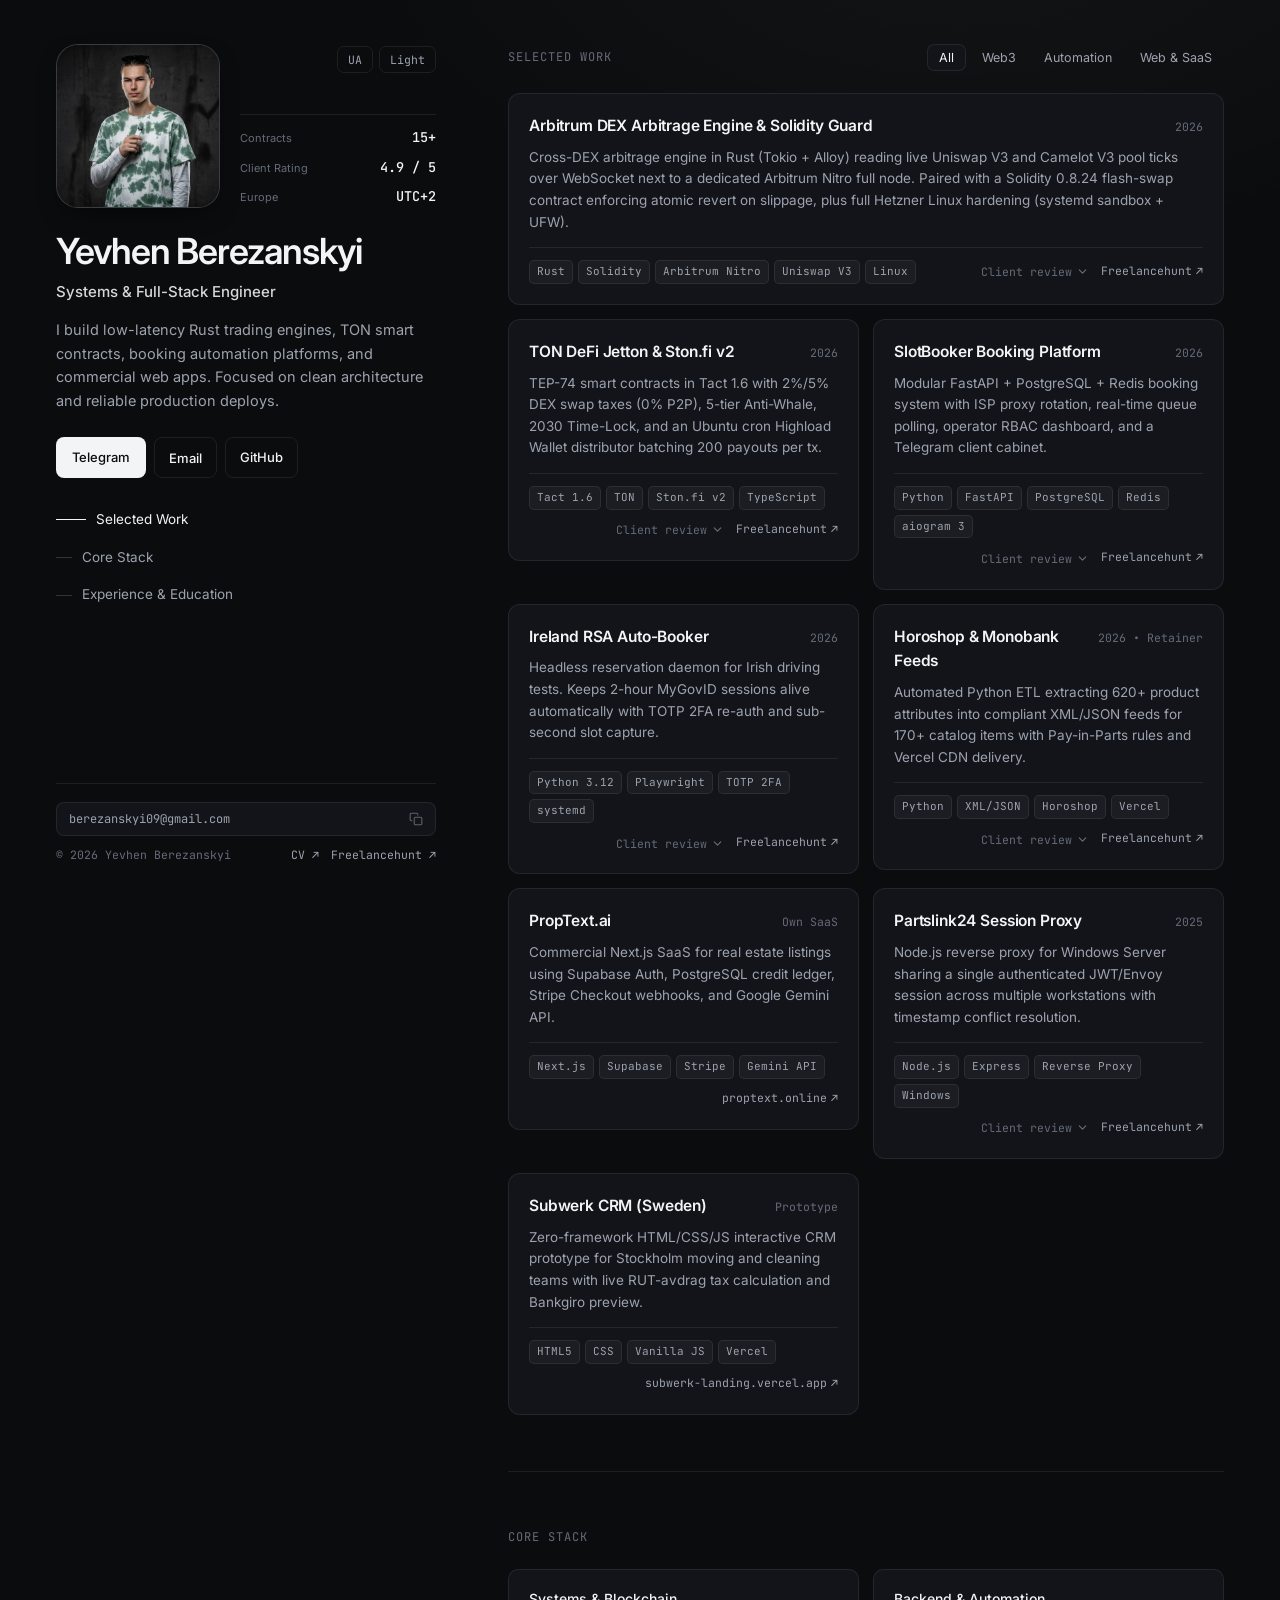
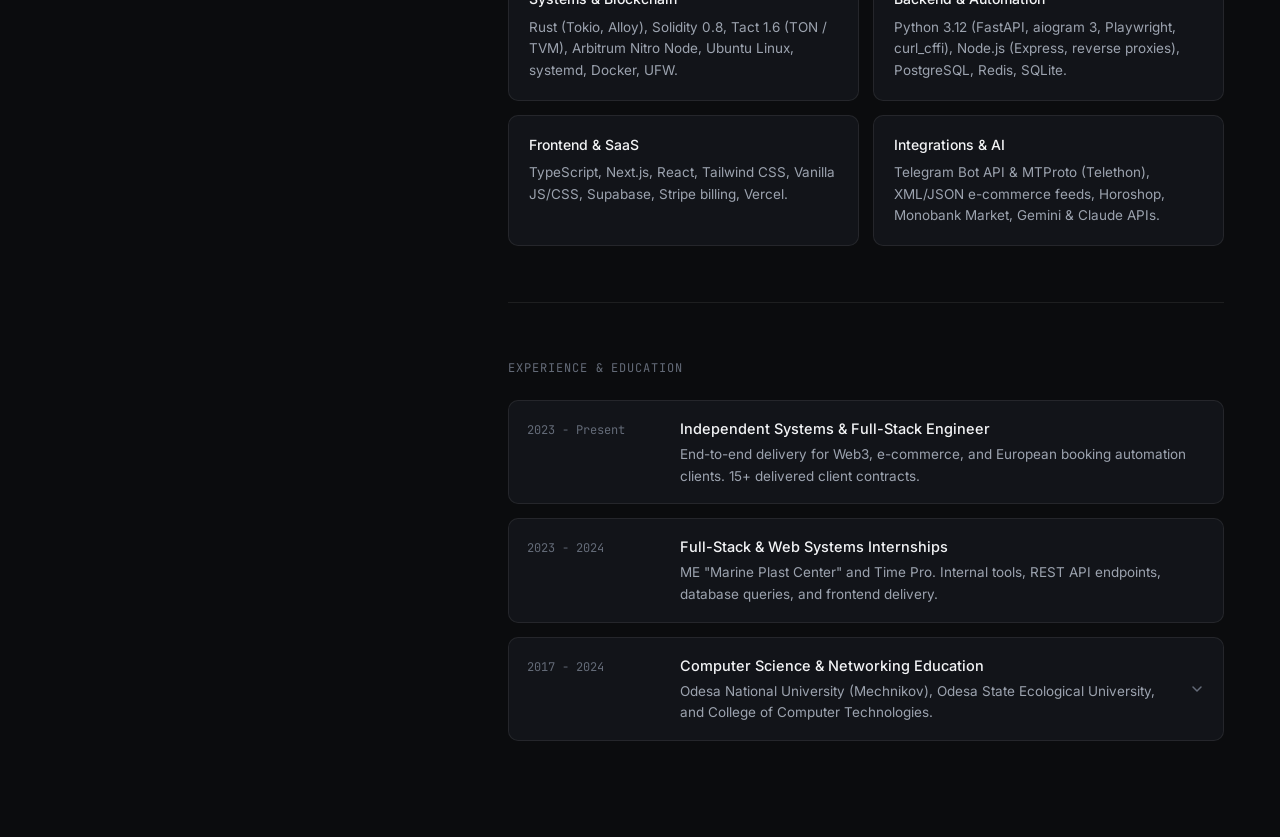
<file: index.html>
<!DOCTYPE html>
<html lang="en" data-theme="dark">
<head>
  <meta charset="UTF-8" />
  <meta name="viewport" content="width=device-width, initial-scale=1.0" />
  <meta name="description" content="Yevhen Berezanskyi | Systems & Full-Stack Engineer. Rust low-latency trading engines, TON smart contracts, booking automation platforms, and commercial web apps." />
  <meta name="author" content="Yevhen Berezanskyi" />
  <meta property="og:title" content="Yevhen Berezanskyi | Systems & Full-Stack Engineer" />
  <meta property="og:description" content="Rust trading engines, TON smart contracts, booking automation platforms, and commercial web apps." />
  <meta property="og:image" content="images/yevhen-pro-studio.jpg" />
  <title>Yevhen Berezanskyi</title>
  <link rel="icon" type="image/svg+xml" href="data:image/svg+xml,%3Csvg xmlns='http://www.w3.org/2000/svg' viewBox='0 0 32 32'%3E%3Crect x='1' y='1' width='30' height='30' rx='8' fill='%23111318' stroke='%23ffffff' stroke-opacity='0.18' stroke-width='1.5'/%3E%3Cpath d='M10 9.5L16 17.5L22 9.5M16 17.5V23.5' fill='none' stroke='%23F3F4F6' stroke-width='2.6' stroke-linecap='round' stroke-linejoin='round'/%3E%3C/svg%3E" />
  <link rel="preconnect" href="https://fonts.googleapis.com" />
  <link rel="preconnect" href="https://fonts.gstatic.com" crossorigin />
  <link href="https://fonts.googleapis.com/css2?family=Inter:wght@400;500;600&family=JetBrains+Mono:wght@400;500&display=swap" rel="stylesheet" />
  <style>
    :root {
      --bg: #0B0C0E;
      --bg-glow: radial-gradient(900px 500px at 75% -10%, rgba(255, 255, 255, 0.035), transparent 70%);
      --surface: #121419;
      --surface-hover: #171A21;
      --border: rgba(255, 255, 255, 0.08);
      --border-strong: rgba(255, 255, 255, 0.17);
      --text-primary: #F3F4F6;
      --text-secondary: #9CA3AF;
      --text-muted: #646B78;
      --accent: #E5E7EB;
      --tag-bg: rgba(255, 255, 255, 0.04);
      --card-shadow: 0 12px 30px -16px rgba(0, 0, 0, 0.65);
      --avatar-shadow: 0 10px 26px -10px rgba(0, 0, 0, 0.7);
      --ease-out: cubic-bezier(0.22, 1, 0.36, 1);
      --ease-soft: cubic-bezier(0.25, 0.8, 0.25, 1);
    }

    [data-theme="light"] {
      --bg: #FAF9F6;
      --bg-glow: radial-gradient(900px 500px at 75% -10%, rgba(15, 23, 42, 0.03), transparent 70%);
      --surface: #FFFFFF;
      --surface-hover: #F5F4F0;
      --border: rgba(15, 23, 42, 0.09);
      --border-strong: rgba(15, 23, 42, 0.19);
      --text-primary: #111318;
      --text-secondary: #4B5563;
      --text-muted: #848C99;
      --accent: #1F242D;
      --tag-bg: rgba(15, 23, 42, 0.04);
      --card-shadow: 0 14px 32px -18px rgba(15, 23, 42, 0.14);
      --avatar-shadow: 0 12px 24px -10px rgba(15, 23, 42, 0.2);
    }

    * {
      box-sizing: border-box;
      margin: 0;
      padding: 0;
    }

    html {
      scroll-behavior: smooth;
      background: var(--bg);
      color: var(--text-primary);
      font-family: 'Inter', -apple-system, BlinkMacSystemFont, sans-serif;
      -webkit-font-smoothing: antialiased;
    }

    body {
      background: var(--bg);
      background-image: var(--bg-glow);
      background-attachment: fixed;
      color: var(--text-primary);
      transition: background-color 0.4s var(--ease-soft), color 0.4s var(--ease-soft);
      line-height: 1.6;
      min-height: 100vh;
    }

    /* Keyframes for soft entrance & filter glide */
    @keyframes softRise {
      from {
        opacity: 0;
        transform: translateY(14px);
      }
      to {
        opacity: 1;
        transform: translateY(0);
      }
    }

    .anim-enter {
      opacity: 0;
      animation: softRise 0.65s var(--ease-out) forwards;
    }

    .delay-1 { animation-delay: 0.05s; }
    .delay-2 { animation-delay: 0.12s; }
    .delay-3 { animation-delay: 0.19s; }
    .delay-4 { animation-delay: 0.26s; }

    /* Scroll reveal for sections below the fold */
    .reveal {
      opacity: 0;
      transform: translateY(16px);
      transition: opacity 0.65s var(--ease-out), transform 0.65s var(--ease-out);
    }

    .reveal.is-visible {
      opacity: 1;
      transform: translateY(0);
    }

    /* Full-width balanced split layout (1240px) */
    .shell {
      max-width: 1240px;
      margin: 0 auto;
      padding: 0 36px;
      display: grid;
      grid-template-columns: 380px minmax(0, 1fr);
      gap: 72px;
      align-items: start;
    }

    /* Left Sticky Sidebar (Photo + Identity + Nav + Stats + Contact) */
    .sidebar {
      position: sticky;
      top: 0;
      min-height: 100vh;
      padding: 44px 0 36px;
      display: flex;
      flex-direction: column;
      justify-content: space-between;
      gap: 28px;
    }

    .top-bar {
      display: grid;
      grid-template-columns: 164px 1fr;
      gap: 20px;
      align-items: stretch;
      margin-bottom: 24px;
    }

    .top-right-col {
      display: flex;
      flex-direction: column;
      justify-content: space-between;
      align-items: flex-end;
    }

    .side-metrics {
      width: 100%;
      display: flex;
      flex-direction: column;
      gap: 8px;
      padding-top: 12px;
      border-top: 1px solid var(--border);
      transition: border-color 0.4s var(--ease-soft);
    }

    .side-metric-row {
      display: flex;
      align-items: baseline;
      justify-content: space-between;
      gap: 8px;
    }

    .side-metric-row .metric-val {
      font-size: 13.5px;
    }

    .side-metric-row .metric-lbl {
      font-size: 11px;
      margin-top: 0;
    }

    /* Clean Portrait Frame */
    .avatar-wrap {
      width: 164px;
      height: 164px;
      border-radius: 22px;
      overflow: hidden;
      border: 1px solid var(--border-strong);
      box-shadow: var(--avatar-shadow);
      background: var(--surface);
      transition: transform 0.45s var(--ease-out), border-color 0.35s var(--ease-soft), box-shadow 0.45s var(--ease-out);
      cursor: pointer;
    }

    .avatar-wrap:hover {
      transform: translateY(-2px) scale(1.02);
      border-color: var(--text-secondary);
    }

    .avatar-img {
      width: 100%;
      height: 100%;
      object-fit: cover;
      object-position: 50% 12%;
      display: block;
      transition: transform 0.6s var(--ease-out);
    }

    .avatar-wrap:hover .avatar-img {
      transform: scale(1.04);
    }

    .controls {
      display: flex;
      gap: 6px;
      padding-top: 2px;
    }

    .pill-btn {
      font-family: 'JetBrains Mono', monospace;
      font-size: 11.5px;
      color: var(--text-secondary);
      background: transparent;
      border: 1px solid var(--border);
      border-radius: 7px;
      padding: 5px 10px;
      cursor: pointer;
      transition: color 0.25s var(--ease-soft), border-color 0.25s var(--ease-soft), background-color 0.25s var(--ease-soft), transform 0.2s var(--ease-out);
    }

    .pill-btn:hover {
      color: var(--text-primary);
      border-color: var(--border-strong);
      background: var(--surface);
    }

    .pill-btn:active {
      transform: scale(0.96);
    }

    h1 {
      font-size: 36px;
      font-weight: 600;
      letter-spacing: -0.03em;
      line-height: 1.1;
      margin-bottom: 8px;
    }

    .role {
      font-size: 15px;
      font-weight: 500;
      color: var(--text-primary);
      margin-bottom: 14px;
      opacity: 0.88;
    }

    .subtitle {
      font-size: 14.5px;
      color: var(--text-secondary);
      line-height: 1.65;
      margin-bottom: 24px;
    }

    .hero-actions {
      display: flex;
      flex-wrap: wrap;
      gap: 8px;
      margin-bottom: 26px;
    }

    .btn-primary {
      display: inline-flex;
      align-items: center;
      gap: 6px;
      background: var(--text-primary);
      color: var(--bg);
      text-decoration: none;
      font-size: 13px;
      font-weight: 500;
      padding: 9px 16px;
      border-radius: 8px;
      transition: opacity 0.28s var(--ease-soft), transform 0.28s var(--ease-out), background-color 0.35s var(--ease-soft), color 0.35s var(--ease-soft);
    }

    .btn-primary:hover {
      opacity: 0.9;
      transform: translateY(-1px);
    }

    .btn-primary:active {
      transform: translateY(0) scale(0.98);
    }

    .btn-secondary {
      display: inline-flex;
      align-items: center;
      gap: 6px;
      background: transparent;
      color: var(--text-primary);
      border: 1px solid var(--border);
      text-decoration: none;
      font-family: inherit;
      font-size: 13px;
      font-weight: 500;
      padding: 9px 14px;
      border-radius: 8px;
      cursor: pointer;
      transition: background-color 0.28s var(--ease-soft), border-color 0.28s var(--ease-soft), transform 0.28s var(--ease-out);
    }

    .btn-secondary:hover {
      background: var(--surface);
      border-color: var(--border-strong);
      transform: translateY(-1px);
    }

    .btn-secondary:active {
      transform: translateY(0) scale(0.98);
    }

    /* Compact key numbers */
    .metrics {
      display: grid;
      grid-template-columns: repeat(3, 1fr);
      gap: 10px;
      padding: 16px 0;
      border-top: 1px solid var(--border);
      border-bottom: 1px solid var(--border);
      margin-bottom: 22px;
      transition: border-color 0.4s var(--ease-soft);
    }

    .metric-val {
      font-family: 'JetBrains Mono', monospace;
      font-size: 15px;
      font-weight: 500;
      color: var(--text-primary);
    }

    .metric-lbl {
      font-size: 11.5px;
      color: var(--text-muted);
      margin-top: 2px;
    }

    /* Vertical anchor nav with scroll-spy */
    .side-nav {
      display: flex;
      flex-direction: column;
      gap: 6px;
    }

    .side-nav a {
      display: inline-flex;
      align-items: center;
      gap: 10px;
      font-size: 13.5px;
      color: var(--text-secondary);
      text-decoration: none;
      padding: 5px 0;
      transition: color 0.3s var(--ease-soft);
    }

    .side-nav a::before {
      content: "";
      width: 16px;
      height: 1px;
      background: var(--border-strong);
      transition: width 0.38s var(--ease-out), background-color 0.3s var(--ease-soft);
    }

    .side-nav a:hover,
    .side-nav a.active {
      color: var(--text-primary);
    }

    .side-nav a:hover::before,
    .side-nav a.active::before {
      width: 30px;
      background: var(--text-primary);
    }

    .sidebar-footer {
      display: flex;
      flex-direction: column;
      gap: 10px;
      padding-top: 18px;
      border-top: 1px solid var(--border);
      transition: border-color 0.4s var(--ease-soft);
    }

    .footer-email {
      display: flex;
      align-items: center;
      justify-content: space-between;
      gap: 8px;
      padding: 8px 12px;
      border-radius: 8px;
      border: 1px solid var(--border);
      background: var(--surface);
      font-family: 'JetBrains Mono', monospace;
      font-size: 12px;
      color: var(--text-secondary);
      text-decoration: none;
      cursor: pointer;
      transition: border-color 0.25s var(--ease-soft), color 0.25s var(--ease-soft), background-color 0.25s var(--ease-soft);
    }

    .footer-email:hover {
      color: var(--text-primary);
      border-color: var(--border-strong);
      background: var(--surface-hover);
    }

    .footer-email svg {
      opacity: 0.55;
      flex-shrink: 0;
      transition: opacity 0.25s var(--ease-soft);
    }

    .footer-email:hover svg {
      opacity: 1;
    }

    .footer-meta {
      display: flex;
      align-items: center;
      justify-content: space-between;
      gap: 12px;
      font-family: 'JetBrains Mono', monospace;
      font-size: 11.5px;
      color: var(--text-muted);
    }

    .footer-meta a {
      display: inline-flex;
      align-items: center;
      gap: 3px;
      color: var(--text-secondary);
      text-decoration: none;
      transition: color 0.25s var(--ease-soft);
    }

    .footer-meta a:hover {
      color: var(--text-primary);
    }

    .footer-links-inline {
      display: inline-flex;
      align-items: center;
      gap: 12px;
    }

    /* Right Scrollable Column */
    .content {
      padding: 44px 0 96px;
    }

    section {
      padding-bottom: 56px;
      margin-bottom: 56px;
      border-bottom: 1px solid var(--border);
      transition: border-color 0.4s var(--ease-soft);
    }

    section:last-of-type {
      border-bottom: none;
      margin-bottom: 0;
      padding-bottom: 0;
    }

    .section-head {
      display: flex;
      align-items: center;
      justify-content: space-between;
      flex-wrap: wrap;
      gap: 12px;
      margin-bottom: 22px;
    }

    .section-label {
      font-family: 'JetBrains Mono', monospace;
      font-size: 12px;
      text-transform: uppercase;
      letter-spacing: 0.08em;
      color: var(--text-muted);
    }

    /* Filter tabs */
    .filters {
      display: flex;
      gap: 4px;
      flex-wrap: wrap;
    }

    .filter-btn {
      font-family: 'Inter', sans-serif;
      font-size: 12.5px;
      color: var(--text-secondary);
      background: transparent;
      border: 1px solid transparent;
      border-radius: 7px;
      padding: 5px 11px;
      cursor: pointer;
      transition: color 0.25s var(--ease-soft), background-color 0.25s var(--ease-soft), border-color 0.25s var(--ease-soft), transform 0.2s var(--ease-out);
    }

    .filter-btn:hover {
      color: var(--text-primary);
    }

    .filter-btn:active {
      transform: scale(0.97);
    }

    .filter-btn.active {
      color: var(--text-primary);
      background: var(--surface);
      border-color: var(--border);
    }

    /* Clean 2-column Case Grid on Desktop */
    .cases-grid {
      display: grid;
      grid-template-columns: repeat(2, minmax(0, 1fr));
      gap: 14px;
      align-items: start;
    }

    .case-card {
      background: var(--surface);
      border: 1px solid var(--border);
      border-radius: 12px;
      padding: 20px;
      display: flex;
      flex-direction: column;
      justify-content: space-between;
      gap: 14px;
      opacity: 0;
      animation: softRise 0.5s var(--ease-out) forwards;
      transition: transform 0.35s var(--ease-out), border-color 0.3s var(--ease-soft), background-color 0.3s var(--ease-soft), box-shadow 0.35s var(--ease-out);
    }

    .case-card.has-review {
      cursor: pointer;
    }

    .case-card:hover {
      transform: translateY(-3px);
      border-color: var(--border-strong);
      background: var(--surface-hover);
      box-shadow: var(--card-shadow);
    }

    .case-card.featured {
      grid-column: span 2;
    }

    .case-top {
      display: flex;
      align-items: baseline;
      justify-content: space-between;
      gap: 12px;
      margin-bottom: 8px;
    }

    .case-title {
      font-size: 15.5px;
      font-weight: 600;
      color: var(--text-primary);
      letter-spacing: -0.01em;
    }

    .case-result {
      font-family: 'JetBrains Mono', monospace;
      font-size: 11.5px;
      color: var(--text-muted);
      white-space: nowrap;
    }

    .case-desc {
      font-size: 13.5px;
      color: var(--text-secondary);
      line-height: 1.6;
    }

    .case-bottom {
      display: flex;
      align-items: center;
      justify-content: space-between;
      flex-wrap: wrap;
      gap: 10px;
      padding-top: 12px;
      border-top: 1px solid var(--border);
      transition: border-color 0.4s var(--ease-soft);
    }

    .tags {
      display: flex;
      flex-wrap: wrap;
      gap: 5px;
    }

    .tag {
      font-family: 'JetBrains Mono', monospace;
      font-size: 11px;
      color: var(--text-secondary);
      background: var(--tag-bg);
      border: 1px solid var(--border);
      padding: 2px 7px;
      border-radius: 5px;
      transition: border-color 0.3s var(--ease-soft), background-color 0.3s var(--ease-soft);
    }

    .case-link {
      display: inline-flex;
      align-items: center;
      gap: 4px;
      font-family: 'JetBrains Mono', monospace;
      font-size: 11.5px;
      color: var(--text-secondary);
      text-decoration: none;
      border-bottom: 1px solid transparent;
      padding-bottom: 1px;
      transition: color 0.25s var(--ease-soft), border-color 0.25s var(--ease-soft);
    }

    .case-link:hover {
      color: var(--text-primary);
      border-bottom-color: var(--border-strong);
    }

    .case-link .arrow {
      display: inline-block;
      transition: transform 0.3s var(--ease-out);
    }

    .case-link:hover .arrow {
      transform: translate(2px, -2px);
    }

    .case-actions {
      display: inline-flex;
      align-items: center;
      gap: 12px;
      margin-left: auto;
    }

    .review-toggle {
      display: inline-flex;
      align-items: center;
      gap: 4px;
      background: transparent;
      border: none;
      font-family: 'JetBrains Mono', monospace;
      font-size: 11.5px;
      color: var(--text-muted);
      cursor: pointer;
      padding: 0;
      transition: color 0.25s var(--ease-soft);
    }

    .case-card:hover .review-toggle,
    .case-card.open .review-toggle {
      color: var(--text-primary);
    }

    .review-toggle svg {
      transition: transform 0.38s var(--ease-out);
    }

    .case-card.open .review-toggle svg {
      transform: rotate(180deg);
    }

    .case-review-collapse {
      display: grid;
      grid-template-rows: 0fr;
      transition: grid-template-rows 0.42s var(--ease-out);
    }

    .case-card.open .case-review-collapse {
      grid-template-rows: 1fr;
    }

    .case-review-inner {
      overflow: hidden;
    }

    .case-review-box {
      margin-top: 14px;
      padding: 12px 14px;
      border-left: 2px solid var(--border-strong);
      background: var(--tag-bg);
      border-radius: 0 8px 8px 0;
      opacity: 0;
      transform: translateY(-4px);
      transition: opacity 0.35s var(--ease-out) 0.05s, transform 0.38s var(--ease-out) 0.05s;
    }

    .case-card.open .case-review-box {
      opacity: 1;
      transform: translateY(0);
    }

    .review-quote {
      font-size: 13px;
      color: var(--text-secondary);
      line-height: 1.6;
      font-style: italic;
      margin-bottom: 8px;
    }

    .review-author {
      font-family: 'JetBrains Mono', monospace;
      font-size: 11px;
      color: var(--text-muted);
    }

    /* Stack 2x2 Cards */
    .stack-grid {
      display: grid;
      grid-template-columns: repeat(2, minmax(0, 1fr));
      gap: 14px;
    }

    .stack-card {
      background: var(--surface);
      border: 1px solid var(--border);
      border-radius: 10px;
      padding: 18px 20px;
      transition: transform 0.35s var(--ease-out), border-color 0.3s var(--ease-soft), background-color 0.3s var(--ease-soft), box-shadow 0.35s var(--ease-out);
    }

    .stack-card:hover {
      border-color: var(--border-strong);
    }

    .stack-card h3 {
      font-size: 14px;
      font-weight: 500;
      color: var(--text-primary);
      margin-bottom: 6px;
    }

    .stack-card p {
      font-size: 13.5px;
      color: var(--text-secondary);
      line-height: 1.6;
    }

    /* Experience Timeline */
    .exp-list {
      display: flex;
      flex-direction: column;
      gap: 14px;
    }

    .exp-item {
      display: grid;
      grid-template-columns: 135px 1fr;
      gap: 18px;
      padding: 16px 18px;
      background: var(--surface);
      border: 1px solid var(--border);
      border-radius: 10px;
      align-items: baseline;
      transition: transform 0.35s var(--ease-out), border-color 0.3s var(--ease-soft), background-color 0.3s var(--ease-soft), box-shadow 0.35s var(--ease-out);
    }

    .exp-item:hover {
      border-color: var(--border-strong);
    }

    .exp-date {
      font-family: 'JetBrains Mono', monospace;
      font-size: 12px;
      color: var(--text-muted);
    }

    .exp-role {
      font-size: 14.5px;
      font-weight: 500;
      color: var(--text-primary);
      margin-bottom: 4px;
    }

    .exp-desc {
      font-size: 13.5px;
      color: var(--text-secondary);
    }

    /* Expandable Education Accordion */
    .exp-accordion {
      background: var(--surface);
      border: 1px solid var(--border);
      border-radius: 10px;
      transition: transform 0.35s var(--ease-out), border-color 0.3s var(--ease-soft), background-color 0.3s var(--ease-soft), box-shadow 0.35s var(--ease-out);
      overflow: hidden;
    }

    .exp-accordion:hover {
      transform: translateY(-2px);
      border-color: var(--border-strong);
      background: var(--surface-hover);
      box-shadow: var(--card-shadow);
    }

    .exp-accordion-trigger {
      width: 100%;
      background: transparent;
      border: none;
      color: inherit;
      font: inherit;
      text-align: left;
      cursor: pointer;
      display: grid;
      grid-template-columns: 135px 1fr auto;
      gap: 18px;
      padding: 16px 18px;
      align-items: baseline;
    }

    .exp-chevron {
      display: inline-flex;
      align-items: center;
      justify-content: center;
      color: var(--text-muted);
      transition: transform 0.4s var(--ease-out), color 0.25s var(--ease-soft);
      align-self: center;
    }

    .exp-accordion:hover .exp-chevron {
      color: var(--text-primary);
    }

    .exp-accordion.open .exp-chevron {
      transform: rotate(180deg);
      color: var(--text-primary);
    }

    .exp-collapse {
      display: grid;
      grid-template-rows: 0fr;
      transition: grid-template-rows 0.45s var(--ease-out);
    }

    .exp-accordion.open .exp-collapse {
      grid-template-rows: 1fr;
    }

    .exp-collapse-inner {
      overflow: hidden;
    }

    .edu-timeline {
      padding: 4px 18px 18px;
      margin-top: 2px;
      border-top: 1px solid var(--border);
      display: flex;
      flex-direction: column;
      gap: 14px;
      opacity: 0;
      transform: translateY(-6px);
      transition: opacity 0.35s var(--ease-out) 0.06s, transform 0.4s var(--ease-out) 0.06s;
    }

    .exp-accordion.open .edu-timeline {
      opacity: 1;
      transform: translateY(0);
    }

    .edu-row {
      display: grid;
      grid-template-columns: 135px 1fr;
      gap: 18px;
      padding-top: 12px;
      align-items: baseline;
    }

    .edu-row:not(:first-child) {
      border-top: 1px dashed var(--border);
    }

    .edu-year {
      font-family: 'JetBrains Mono', monospace;
      font-size: 11.5px;
      color: var(--text-secondary);
    }

    .edu-school {
      font-size: 13.5px;
      font-weight: 500;
      color: var(--text-primary);
      margin-bottom: 3px;
    }

    .edu-detail {
      font-size: 13px;
      color: var(--text-secondary);
      line-height: 1.55;
    }

    /* Subtle Photo Lightbox */
    .lightbox {
      position: fixed;
      inset: 0;
      background: rgba(8, 9, 12, 0.78);
      backdrop-filter: blur(10px);
      -webkit-backdrop-filter: blur(10px);
      display: flex;
      align-items: center;
      justify-content: center;
      z-index: 100;
      opacity: 0;
      pointer-events: none;
      transition: opacity 0.35s var(--ease-out);
    }

    .lightbox.open {
      opacity: 1;
      pointer-events: auto;
    }

    .lightbox img {
      max-width: min(440px, 88vw);
      max-height: 82vh;
      border-radius: 18px;
      border: 1px solid var(--border-strong);
      box-shadow: 0 24px 60px rgba(0, 0, 0, 0.55);
      transform: scale(0.94);
      transition: transform 0.4s var(--ease-out);
    }

    .lightbox.open img {
      transform: scale(1);
    }

    /* Soft Copy Toast */
    .toast {
      position: fixed;
      bottom: 28px;
      left: 50%;
      transform: translateX(-50%) translateY(14px);
      background: var(--text-primary);
      color: var(--bg);
      font-family: 'JetBrains Mono', monospace;
      font-size: 12px;
      padding: 9px 16px;
      border-radius: 999px;
      box-shadow: 0 12px 30px rgba(0, 0, 0, 0.35);
      opacity: 0;
      pointer-events: none;
      z-index: 120;
      transition: opacity 0.3s var(--ease-out), transform 0.35s var(--ease-out);
    }

    .toast.show {
      opacity: 1;
      transform: translateX(-50%) translateY(0);
    }

    .mobile-footer {
      display: none;
      flex-direction: column;
      gap: 14px;
      margin-top: 48px;
      padding-top: 28px;
      border-top: 1px solid var(--border);
    }

    .mobile-footer-links {
      display: flex;
      flex-wrap: wrap;
      gap: 8px;
    }

    .mobile-footer-links a {
      flex: 1 1 auto;
      justify-content: center;
    }

    @media (max-width: 1024px) {
      .sidebar-footer {
        display: none;
      }
      .mobile-footer {
        display: flex;
      }
      .hero-actions {
        margin-bottom: 0;
      }
      .shell {
        grid-template-columns: 1fr;
        gap: 32px;
        padding: 0 24px;
      }
      .sidebar {
        position: static;
        min-height: auto;
        padding: 28px 0 24px;
        border-bottom: 1px solid var(--border);
      }
      .side-nav {
        display: none;
      }
      .content {
        padding: 12px 0 64px;
      }
    }

    @media (max-width: 680px) {
      .cases-grid,
      .stack-grid,
      .exp-item,
      .edu-row {
        grid-template-columns: 1fr;
      }
      .exp-accordion-trigger {
        grid-template-columns: 1fr auto;
      }
      .exp-accordion-trigger .exp-date {
        grid-column: span 2;
      }
      .case-card.featured {
        grid-column: span 1;
      }
    }

    @media (max-width: 480px) {
      .top-bar {
        grid-template-columns: 116px 1fr;
        gap: 14px;
      }
      .avatar-wrap {
        width: 116px;
        height: 116px;
        border-radius: 18px;
      }
      .side-metrics {
        gap: 5px;
        padding-top: 8px;
      }
      .side-metric-row .metric-val {
        font-size: 12.5px;
      }
    }

    @media (prefers-reduced-motion: reduce) {
      *, *::before, *::after {
        animation-duration: 0.01ms !important;
        transition-duration: 0.01ms !important;
        scroll-behavior: auto !important;
      }
      .reveal {
        opacity: 1;
        transform: none;
      }
    }
  </style>
</head>
<body>
  <div class="shell">
    <!-- Left Sticky Column -->
    <aside class="sidebar">
      <div>
        <div class="top-bar anim-enter">
          <div class="avatar-wrap" id="avatarTrigger" title="Yevhen Berezanskyi">
            <img class="avatar-img" src="images/yevhen-pro-studio.jpg" alt="Yevhen Berezanskyi" />
          </div>
          <div class="top-right-col">
            <div class="controls">
              <button class="pill-btn" id="langToggle" type="button">UA</button>
              <button class="pill-btn" id="themeToggle" type="button">Light</button>
            </div>
            <div class="side-metrics">
              <div class="side-metric-row">
                <span class="metric-lbl" data-i18n="m_1">Contracts</span>
                <span class="metric-val">15+</span>
              </div>
              <div class="side-metric-row">
                <span class="metric-lbl" data-i18n="m_2">Client Rating</span>
                <span class="metric-val">4.9 / 5</span>
              </div>
              <div class="side-metric-row">
                <span class="metric-lbl" data-i18n="m_3">Europe</span>
                <span class="metric-val">UTC+2</span>
              </div>
            </div>
          </div>
        </div>

        <div class="anim-enter delay-1">
          <h1 data-i18n="name">Yevhen Berezanskyi</h1>
          <div class="role" data-i18n="role">Systems &amp; Full-Stack Engineer</div>
          <p class="subtitle" data-i18n="lead">
            I build low-latency Rust trading engines, TON smart contracts, booking automation platforms, and commercial web apps. Focused on clean architecture and reliable production deploys.
          </p>
        </div>

        <div class="hero-actions anim-enter delay-2">
          <a class="btn-primary" href="https://t.me/eugene_br1zz" target="_blank" rel="noopener" data-i18n="cta_tg">Telegram</a>
          <button class="btn-secondary copy-email" type="button" data-email="berezanskyi09@gmail.com" data-i18n="cta_email">Email</button>
          <a class="btn-secondary" href="https://github.com/Br1zz1713" target="_blank" rel="noopener">GitHub</a>
        </div>

        <nav class="side-nav anim-enter delay-4">
          <a href="#work" class="active" data-section="work" data-i18n="nav_work">Selected Work</a>
          <a href="#stack" data-section="stack" data-i18n="nav_stack">Core Stack</a>
          <a href="#experience" data-section="experience" data-i18n="nav_exp">Experience &amp; Education</a>
        </nav>
      </div>

      <div class="sidebar-footer anim-enter delay-4">
        <button class="footer-email copy-email" type="button" data-email="berezanskyi09@gmail.com">
          <span>berezanskyi09@gmail.com</span>
          <svg width="14" height="14" viewBox="0 0 24 24" fill="none" stroke="currentColor" stroke-width="1.8" stroke-linecap="round" stroke-linejoin="round" aria-hidden="true">
            <rect x="9" y="9" width="13" height="13" rx="2" ry="2"></rect>
            <path d="M5 15H4a2 2 0 0 1-2-2V4a2 2 0 0 1 2-2h9a2 2 0 0 1 2 2v1"></path>
          </svg>
        </button>
        <div class="footer-meta">
          <span>&copy; 2026 Yevhen Berezanskyi</span>
          <span class="footer-links-inline">
            <a class="cv-link" href="resume/Resume_Yevhen_Berezanskyi_EN.html" target="_blank" rel="noopener">CV &nearr;</a>
            <a href="https://freelancehunt.com/freelancer/berezanskyi09.html" target="_blank" rel="noopener">Freelancehunt &nearr;</a>
          </span>
        </div>
      </div>
    </aside>

    <!-- Right Scrollable Content -->
    <main class="content">
      <section id="work">
        <div class="section-head anim-enter">
          <span class="section-label" data-i18n="sec_work">Selected Work</span>
          <div class="filters">
            <button class="filter-btn active" data-filter="all" data-i18n="f_all">All</button>
            <button class="filter-btn" data-filter="web3">Web3</button>
            <button class="filter-btn" data-filter="automation" data-i18n="f_auto">Automation</button>
            <button class="filter-btn" data-filter="web">Web &amp; SaaS</button>
          </div>
        </div>

        <div class="cases-grid" id="casesGrid"></div>
      </section>

      <section id="stack" class="reveal">
        <div class="section-head">
          <span class="section-label" data-i18n="sec_stack">Core Stack</span>
        </div>
        <div class="stack-grid">
          <div class="stack-card">
            <h3 data-i18n="st_1_t">Systems &amp; Blockchain</h3>
            <p>Rust (Tokio, Alloy), Solidity 0.8, Tact 1.6 (TON / TVM), Arbitrum Nitro Node, Ubuntu Linux, systemd, Docker, UFW.</p>
          </div>
          <div class="stack-card">
            <h3 data-i18n="st_2_t">Backend &amp; Automation</h3>
            <p>Python 3.12 (FastAPI, aiogram 3, Playwright, curl_cffi), Node.js (Express, reverse proxies), PostgreSQL, Redis, SQLite.</p>
          </div>
          <div class="stack-card">
            <h3 data-i18n="st_3_t">Frontend &amp; SaaS</h3>
            <p>TypeScript, Next.js, React, Tailwind CSS, Vanilla JS/CSS, Supabase, Stripe billing, Vercel.</p>
          </div>
          <div class="stack-card">
            <h3 data-i18n="st_4_t">Integrations &amp; AI</h3>
            <p>Telegram Bot API &amp; MTProto (Telethon), XML/JSON e-commerce feeds, Horoshop, Monobank Market, Gemini &amp; Claude APIs.</p>
          </div>
        </div>
      </section>

      <section id="experience" class="reveal">
        <div class="section-head">
          <span class="section-label" data-i18n="sec_exp">Experience &amp; Education</span>
        </div>
        <div class="exp-list">
          <div class="exp-item">
            <div class="exp-date">2023 - Present</div>
            <div>
              <div class="exp-role" data-i18n="exp_1_r">Independent Systems &amp; Full-Stack Engineer</div>
              <div class="exp-desc" data-i18n="exp_1_d">End-to-end delivery for Web3, e-commerce, and European booking automation clients. 15+ closed Safe milestones.</div>
            </div>
          </div>
          <div class="exp-item">
            <div class="exp-date">2023 - 2024</div>
            <div>
              <div class="exp-role" data-i18n="exp_2_r">Full-Stack &amp; Web Systems Internships</div>
              <div class="exp-desc" data-i18n="exp_2_d">ME "Marine Plast Center" and Time Pro. Internal tools, REST API endpoints, database queries, and frontend delivery.</div>
            </div>
          </div>
          <div class="exp-accordion" id="eduAccordion">
            <button class="exp-accordion-trigger" id="eduTrigger" type="button" aria-expanded="false">
              <div class="exp-date">2017 - 2024</div>
              <div>
                <div class="exp-role" data-i18n="exp_3_r">Computer Science &amp; Networking Education</div>
                <div class="exp-desc" data-i18n="exp_3_d">Odesa National University (Mechnikov), Odesa State Ecological University, and College of Computer Technologies.</div>
              </div>
              <span class="exp-chevron" aria-hidden="true">
                <svg width="16" height="16" viewBox="0 0 16 16" fill="none">
                  <path d="M4 6L8 10L12 6" stroke="currentColor" stroke-width="1.5" stroke-linecap="round" stroke-linejoin="round"/>
                </svg>
              </span>
            </button>
            <div class="exp-collapse">
              <div class="exp-collapse-inner">
                <div class="edu-timeline">
                  <div class="edu-row">
                    <div class="edu-year">2023 - 2024</div>
                    <div>
                      <div class="edu-school" data-i18n="edu_1_s">Odesa National University named after I. I. Mechnikov</div>
                      <div class="edu-detail" data-i18n="edu_1_d">Information Technologies &amp; Software Systems. Algorithms, distributed computing, and software verification.</div>
                    </div>
                  </div>
                  <div class="edu-row">
                    <div class="edu-year">2021 - 2023</div>
                    <div>
                      <div class="edu-school" data-i18n="edu_2_s">Odesa State Ecological University</div>
                      <div class="edu-detail" data-i18n="edu_2_d">Computer Science &amp; Information Technology. Database theory, computer systems, and computational methods.</div>
                    </div>
                  </div>
                  <div class="edu-row">
                    <div class="edu-year">2017 - 2021</div>
                    <div>
                      <div class="edu-school" data-i18n="edu_3_s">Odesa Professional College of Computer Technologies</div>
                      <div class="edu-detail" data-i18n="edu_3_d">Computer Engineering, Networks &amp; Hardware Architecture. LAN administration, packet routing, and hardware diagnostics.</div>
                    </div>
                  </div>
                </div>
              </div>
            </div>
          </div>
        </div>
      </section>
      <footer class="mobile-footer">
        <div class="mobile-footer-links">
          <a class="btn-primary" href="https://t.me/eugene_br1zz" target="_blank" rel="noopener" data-i18n="cta_tg">Telegram</a>
          <a class="btn-secondary" href="https://github.com/Br1zz1713" target="_blank" rel="noopener">GitHub</a>
          <a class="btn-secondary cv-link" href="resume/Resume_Yevhen_Berezanskyi_EN.html" target="_blank" rel="noopener">CV &nearr;</a>
          <a class="btn-secondary" href="https://freelancehunt.com/freelancer/berezanskyi09.html" target="_blank" rel="noopener">Freelancehunt &nearr;</a>
        </div>
        <button class="footer-email copy-email" type="button" data-email="berezanskyi09@gmail.com">
          <span>berezanskyi09@gmail.com</span>
          <svg width="14" height="14" viewBox="0 0 24 24" fill="none" stroke="currentColor" stroke-width="1.8" stroke-linecap="round" stroke-linejoin="round" aria-hidden="true">
            <rect x="9" y="9" width="13" height="13" rx="2" ry="2"></rect>
            <path d="M5 15H4a2 2 0 0 1-2-2V4a2 2 0 0 1 2-2h9a2 2 0 0 1 2 2v1"></path>
          </svg>
        </button>
        <div class="footer-meta">
          <span>&copy; 2026 Yevhen Berezanskyi</span>
          <span>Europe &bull; UTC+2</span>
        </div>
      </footer>
    </main>
  </div>

  <!-- Photo Lightbox -->
  <div class="lightbox" id="lightbox" aria-hidden="true">
    <img src="images/yevhen-pro-studio.jpg" alt="Yevhen Berezanskyi" />
  </div>

  <!-- Copy Email Toast -->
  <div class="toast" id="copyToast" role="status" aria-live="polite"></div>

  <script>
    const CASES = [
      {
        id: 'arbitrum',
        cat: 'web3',
        featured: true,
        result: { en: '2026', ua: '2026' },
        title: {
          en: 'Arbitrum DEX Arbitrage Engine & Solidity Guard',
          ua: 'Арбітражний двигун Arbitrum DEX та Solidity Guard'
        },
        desc: {
          en: 'Cross-DEX arbitrage engine in Rust (Tokio + Alloy) reading live Uniswap V3 and Camelot V3 pool ticks over WebSocket next to a dedicated Arbitrum Nitro full node. Paired with a Solidity 0.8.24 flash-swap contract enforcing atomic revert on slippage, plus full Hetzner Linux hardening (systemd sandbox + UFW).',
          ua: 'Крос-DEX арбітраж на Rust (Tokio + Alloy) для Uniswap V3 та Camelot V3 через WebSocket поруч із локальною нодою Arbitrum Nitro. У парі з Solidity 0.8.24 flash-swap контрактом (атомарний відкат при прослизанні) та повним харденингом сервера на Hetzner.'
        },
        review: {
          author: { en: 'Vadym Melnykov • Client', ua: 'Вадим Мельников • Замовник' },
          text: {
            en: '“Delivered on a high engineering level and strictly within scope. Yevhen provided full transparency across every stage. Responsible and reliable engineer, recommended.”',
            ua: '«Работа выполнена качественно, строго в рамках поставленной задачи и на высоком инженерном уровне. В процессе сотрудничества Евгений предоставил полную прозрачность по всем этапам. Ответственный и надежный специалист, рекомендую к сотрудничеству!»'
          }
        },
        tags: ['Rust', 'Solidity', 'Arbitrum Nitro', 'Uniswap V3', 'Linux'],
        url: 'https://freelancehunt.com/project/azrabotka-shaga-v-mev-zaschita-nonce-menedzher/1656257.html',
        linkText: 'Freelancehunt'
      },
      {
        id: 'ton',
        cat: 'web3',
        result: { en: '2026', ua: '2026' },
        title: {
          en: 'TON DeFi Jetton & Ston.fi v2',
          ua: 'TON DeFi Jetton та Ston.fi v2'
        },
        desc: {
          en: 'TEP-74 smart contracts in Tact 1.6 with 2%/5% DEX swap taxes (0% P2P), 5-tier Anti-Whale, 2030 Time-Lock, and an Ubuntu cron Highload Wallet distributor batching 200 payouts per tx.',
          ua: 'Смарт-контракти TEP-74 на Tact 1.6 із податками 2%/5% на Ston.fi v2 (0% P2P), 5-рівневим Anti-Whale, Time-Lock до 2030 року та кроном виплат через Highload Wallet.'
        },
        review: {
          author: { en: 'Mykhailo Yanchyk • Client', ua: 'Михайло Янчик • Замовник' },
          text: {
            en: '“Delivered strictly per spec (Anti-Whale, Time-Lock, Burn contract). When mainnet explorer filter nuances appeared, Yevhen immediately found the root cause, performed a clean redeploy free of charge, and brought the project to an ideal result.”',
            ua: '«Задоволений! Євген — справжній професіонал у розробці смарт-контрактів на TON. Робота виконана суворо за ТЗ (Anti-Whale, Time-Lock, Burn-контракт). Коли в Mainnet виникли нюанси з фільтрами оглядача, миттєво знайшов першопричину, безкоштовно зробив чистий повторний деплой та довів проєкт до ідеального результату.»'
          }
        },
        tags: ['Tact 1.6', 'TON', 'Ston.fi v2', 'TypeScript'],
        url: 'https://freelancehunt.com/project/rozrobka-smart-kontraktu-jetton-merezhi-ton/1663296.html',
        linkText: 'Freelancehunt'
      },
      {
        id: 'econsul',
        cat: 'automation',
        result: { en: '2026', ua: '2026' },
        title: {
          en: 'SlotBooker Booking Platform',
          ua: 'Платформа бронювання SlotBooker'
        },
        desc: {
          en: 'Modular FastAPI + PostgreSQL + Redis booking system with ISP proxy rotation, real-time queue polling, operator RBAC dashboard, and a Telegram client cabinet.',
          ua: 'Модульна платформа на FastAPI + PostgreSQL + Redis із ротацією ISP-проксі, моніторингом черг у реальному часі, адмінкою з RBAC та Telegram-кабінетом.'
        },
        review: {
          author: { en: 'Yehor Samoilov • Client', ua: 'Єгор Самойлов • Замовник' },
          text: {
            en: '“A true master of his craft who is always a pleasure to work with. Every single project he took on was delivered professionally, with high quality and speed.”',
            ua: '«Этот человек настоящий мастер своего дела, с которым всегда приятно сотрудничать! Каждый проект, за который он брался, был выполнен профессионально, качественно и быстро!»'
          }
        },
        tags: ['Python', 'FastAPI', 'PostgreSQL', 'Redis', 'aiogram 3'],
        url: 'https://freelancehunt.com/project/razrabotka-veb-platformyi/1665056.html',
        linkText: 'Freelancehunt'
      },
      {
        id: 'rsa',
        cat: 'automation',
        result: { en: '2026', ua: '2026' },
        title: {
          en: 'Ireland RSA Auto-Booker',
          ua: 'Автобронювання RSA (Ірландія)'
        },
        desc: {
          en: 'Headless reservation daemon for Irish driving tests. Keeps 2-hour MyGovID sessions alive automatically with TOTP 2FA re-auth and sub-second slot capture.',
          ua: 'Автономний демон бронювання іспитів у Ірландії. Утримує 2-годинну сесію MyGovID через keepalive + TOTP 2FA та ловить слоти за частки секунди.'
        },
        review: {
          author: { en: 'Yehor Samoilov • Client', ua: 'Єгор Самойлов • Замовник' },
          text: {
            en: '“Completely satisfied with the work. Everything was done quickly and without issues.”',
            ua: '«Целиком и полностью доволен работой. Все было сделано быстро и без проблем.»'
          }
        },
        tags: ['Python 3.12', 'Playwright', 'TOTP 2FA', 'systemd'],
        url: 'https://freelancehunt.com/project/rozrobka-bota-skripta-dlya-avtobronyuvannya-slotiv-driving/1659484.html',
        linkText: 'Freelancehunt'
      },
      {
        id: 'grillland',
        cat: 'automation',
        result: { en: '2026 • Retainer', ua: '2026 • Підтримка' },
        title: {
          en: 'Horoshop & Monobank Feeds',
          ua: 'Фіди Horoshop та Monobank Market'
        },
        desc: {
          en: 'Automated Python ETL extracting 620+ product attributes into compliant XML/JSON feeds for 170+ catalog items with Pay-in-Parts rules and Vercel CDN delivery.',
          ua: 'Python ETL-пайплайн, що витягує 620+ характеристик і щоденно збирає валідні XML/JSON-фіди для 170+ товарів із правилами Оплати частинами на Vercel CDN.'
        },
        review: {
          author: { en: 'Oleksandra Anisimova • Client', ua: 'Олександра Анісімова • Замовник' },
          text: {
            en: '“Very high quality and fast delivery. Recommended.”',
            ua: '«Все дуже якісно і швидко. Рекомендую.»'
          }
        },
        tags: ['Python', 'XML/JSON', 'Horoshop', 'Vercel'],
        url: 'https://freelancehunt.com/project/zrobi-vivantazhennya-na-monobank-market/1657508.html',
        linkText: 'Freelancehunt'
      },
      {
        id: 'proptext',
        cat: 'web',
        result: { en: 'Own SaaS', ua: 'Власний SaaS' },
        title: {
          en: 'PropText.ai',
          ua: 'PropText.ai'
        },
        desc: {
          en: 'Commercial Next.js SaaS for real estate listings using Supabase Auth, PostgreSQL credit ledger, Stripe Checkout webhooks, and Google Gemini API.',
          ua: 'Комерційний SaaS на Next.js для генерації описів нерухомості із Supabase Auth, обліком кредитів, вебхуками Stripe та Google Gemini API.'
        },
        tags: ['Next.js', 'Supabase', 'Stripe', 'Gemini API'],
        url: 'https://proptext.online',
        linkText: 'proptext.online'
      },
      {
        id: 'partslink',
        cat: 'automation',
        result: { en: '2025', ua: '2025' },
        title: {
          en: 'Partslink24 Session Proxy',
          ua: 'Реверс-проксі Partslink24'
        },
        desc: {
          en: 'Node.js reverse proxy for Windows Server sharing a single authenticated JWT/Envoy session across multiple workstations with timestamp conflict resolution.',
          ua: 'Node.js реверс-проксі під Windows Server для спільної роботи кількох операторів в одній JWT-сесії із синхронізацією cookie та LocalStorage.'
        },
        review: {
          author: { en: 'Yurii Potapenko • Client', ua: 'Юрій Потапенко • Замовник' },
          text: {
            en: '“Work delivered well, exactly as promised.”',
            ua: '«Роботу виконано добре! Все як і обіцяв.»'
          }
        },
        tags: ['Node.js', 'Express', 'Reverse Proxy', 'Windows'],
        url: 'https://freelancehunt.com/project/imitatsiya-koristuvannya-saytom-odnogo-komp-yutera/1643915.html',
        linkText: 'Freelancehunt'
      },
      {
        id: 'subwerk',
        cat: 'web',
        result: { en: 'Prototype', ua: 'Прототип' },
        title: {
          en: 'Subwerk CRM (Sweden)',
          ua: 'Subwerk CRM (Швеція)'
        },
        desc: {
          en: 'Zero-framework HTML/CSS/JS interactive CRM prototype for Stockholm moving and cleaning teams with live RUT-avdrag tax calculation and Bankgiro preview.',
          ua: 'Інтерактивний прототип CRM без фреймворків для шведського клінінгу з живим калькулятором податку RUT-avdrag та прев’ю Bankgiro.'
        },
        tags: ['HTML5', 'CSS', 'Vanilla JS', 'Vercel'],
        url: 'https://subwerk-landing.vercel.app',
        linkText: 'subwerk-landing.vercel.app'
      }
    ];

    const I18N = {
      en: {
        name: 'Yevhen Berezanskyi',
        role: 'Systems & Full-Stack Engineer',
        lead: 'I build low-latency Rust trading engines, TON smart contracts, booking automation platforms, and commercial web apps. Focused on clean architecture and reliable production deploys.',
        cta_tg: 'Telegram',
        m_1: 'Contracts',
        m_2: 'Client Rating',
        m_3: 'Europe',
        nav_work: 'Selected Work',
        nav_stack: 'Core Stack',
        nav_exp: 'Experience & Education',
        sec_work: 'Selected Work',
        f_all: 'All',
        f_auto: 'Automation',
        sec_stack: 'Core Stack',
        st_1_t: 'Systems & Blockchain',
        st_2_t: 'Backend & Automation',
        st_3_t: 'Frontend & SaaS',
        st_4_t: 'Integrations & AI',
        sec_exp: 'Experience & Education',
        exp_1_r: 'Independent Systems & Full-Stack Engineer',
        exp_1_d: 'End-to-end delivery for Web3, e-commerce, and European booking automation clients. 15+ delivered client contracts.',
        exp_2_r: 'Full-Stack & Web Systems Internships',
        exp_2_d: 'ME "Marine Plast Center" and Time Pro. Internal tools, REST API endpoints, database queries, and frontend delivery.',
        exp_3_r: 'Computer Science & Networking Education',
        exp_3_d: 'Odesa National University (Mechnikov), Odesa State Ecological University, and College of Computer Technologies.',
        edu_1_s: 'Odesa National University named after I. I. Mechnikov',
        edu_1_d: 'Information Technologies & Software Systems. Algorithms, distributed computing, and software verification.',
        edu_2_s: 'Odesa State Ecological University',
        edu_2_d: 'Computer Science & Information Technology. Database theory, computer systems, and computational methods.',
        edu_3_s: 'Odesa Professional College of Computer Technologies',
        edu_3_d: 'Computer Engineering, Networks & Hardware Architecture. LAN administration, packet routing, and hardware diagnostics.'
      },
      ua: {
        name: 'Євген Березанський',
        role: 'Systems & Full-Stack інженер',
        lead: 'Розробляю швидкісні торгові системи на Rust, смарт-контракти TON, платформи автоматизації бронювань та комерційні веб-продукти. Фокус на чистій архітектурі та надійному деплої.',
        cta_tg: 'Telegram',
        m_1: 'Контрактів',
        m_2: 'Рейтинг',
        m_3: 'Європа',
        nav_work: 'Вибрані кейси',
        nav_stack: 'Основний стек',
        nav_exp: 'Досвід та освіта',
        sec_work: 'Вибрані кейси',
        f_all: 'Усі',
        f_auto: 'Автоматизація',
        sec_stack: 'Основний стек',
        st_1_t: 'Системи та блокчейн',
        st_2_t: 'Бекенд та автоматизація',
        st_3_t: 'Фронтенд та SaaS',
        st_4_t: 'Інтеграції та AI',
        sec_exp: 'Досвід та освіта',
        exp_1_r: 'Незалежний Systems & Full-Stack інженер',
        exp_1_d: 'Розробка під ключ для Web3, e-commerce та європейських сервісів автоматизації. 15+ закритих угод у Сейфі.',
        exp_2_r: 'Стажування Full-Stack / Web Systems',
        exp_2_d: 'КП "Marine Plast Center" та Time Pro. Внутрішні інструменти, REST API, оптимізація баз даних та фронтенд.',
        exp_3_r: 'Профільна освіта (CS & Мережі)',
        exp_3_d: 'ОНУ ім. І. І. Мечникова, ОДЕКУ та Одеський фаховий коледж комп’ютерних технологій.',
        edu_1_s: 'Одеський національний університет ім. І. І. Мечникова',
        edu_1_d: 'Інформаційні технології та програмні системи. Алгоритми, розподілені обчислення та верифікація ПЗ.',
        edu_2_s: 'Одеський державний екологічний університет (ОДЕКУ)',
        edu_2_d: 'Комп’ютерні науки та інформаційні технології. Теорія баз даних, комп’ютерні системи та обчислювальні методи.',
        edu_3_s: 'Одеський фаховий коледж комп’ютерних технологій',
        edu_3_d: 'Комп’ютерна інженерія, мережі та апаратна архітектура. Адміністрування LAN, маршрутизація та діагностика заліза.'
      }
    };

    let currentLang = localStorage.getItem('yb_lang') || 'en';
    let currentFilter = 'all';

    // Restore saved theme
    const savedTheme = localStorage.getItem('yb_theme');
    if (savedTheme === 'light' || savedTheme === 'dark') {
      document.documentElement.setAttribute('data-theme', savedTheme);
      document.getElementById('themeToggle').textContent = savedTheme === 'dark' ? 'Light' : 'Dark';
    }

    function renderCases() {
      const grid = document.getElementById('casesGrid');
      grid.innerHTML = '';
      const visible = CASES.filter(c => currentFilter === 'all' || c.cat === currentFilter);
      const reviewLabel = currentLang === 'en' ? 'Client review' : 'Відгук';
      visible.forEach((c, idx) => {
        const card = document.createElement('article');
        card.className = `case-card${c.featured && currentFilter === 'all' ? ' featured' : ''}${c.review ? ' has-review' : ''}`;
        card.style.animationDelay = `${idx * 45}ms`;
        card.innerHTML = `
          <div>
            <div class="case-top">
              <h3 class="case-title">${c.title[currentLang]}</h3>
              <span class="case-result">${c.result[currentLang]}</span>
            </div>
            <p class="case-desc">${c.desc[currentLang]}</p>
            ${c.review ? `
              <div class="case-review-collapse">
                <div class="case-review-inner">
                  <div class="case-review-box">
                    <p class="review-quote">${c.review.text[currentLang]}</p>
                    <div class="review-author">${c.review.author[currentLang]}</div>
                  </div>
                </div>
              </div>
            ` : ''}
          </div>
          <div class="case-bottom">
            <div class="tags">${c.tags.map(t => `<span class="tag">${t}</span>`).join('')}</div>
            <div class="case-actions">
              ${c.review ? `
                <button class="review-toggle" type="button" aria-expanded="false">
                  <span>${reviewLabel}</span>
                  <svg width="13" height="13" viewBox="0 0 16 16" fill="none">
                    <path d="M4 6L8 10L12 6" stroke="currentColor" stroke-width="1.5" stroke-linecap="round" stroke-linejoin="round"/>
                  </svg>
                </button>
              ` : ''}
              ${c.url ? `<a class="case-link" href="${c.url}" target="_blank" rel="noopener">${c.linkText} <span class="arrow">&nearr;</span></a>` : ''}
            </div>
          </div>
        `;
        if (c.review) {
          card.addEventListener('click', (e) => {
            if (e.target.closest('a')) return;
            const isOpen = card.classList.toggle('open');
            const btn = card.querySelector('.review-toggle');
            if (btn) btn.setAttribute('aria-expanded', String(isOpen));
          });
        }
        grid.appendChild(card);
      });
    }

    function applyLang() {
      const dict = I18N[currentLang];
      document.title = dict.name;
      document.querySelectorAll('[data-i18n]').forEach(el => {
        const key = el.getAttribute('data-i18n');
        if (dict[key]) el.textContent = dict[key];
      });
      document.getElementById('langToggle').textContent = currentLang === 'en' ? 'UA' : 'EN';
      const cvHref = currentLang === 'ua'
        ? 'resume/Resume_Yevhen_Berezanskyi_UA.html'
        : 'resume/Resume_Yevhen_Berezanskyi_EN.html';
      document.querySelectorAll('.cv-link').forEach(a => a.setAttribute('href', cvHref));
      renderCases();
    }

    document.getElementById('langToggle').addEventListener('click', () => {
      currentLang = currentLang === 'en' ? 'ua' : 'en';
      localStorage.setItem('yb_lang', currentLang);
      applyLang();
    });

    document.getElementById('themeToggle').addEventListener('click', () => {
      const html = document.documentElement;
      const next = html.getAttribute('data-theme') === 'dark' ? 'light' : 'dark';
      html.setAttribute('data-theme', next);
      localStorage.setItem('yb_theme', next);
      document.getElementById('themeToggle').textContent = next === 'dark' ? 'Light' : 'Dark';
    });

    document.querySelectorAll('.filter-btn').forEach(btn => {
      btn.addEventListener('click', () => {
        document.querySelectorAll('.filter-btn').forEach(b => b.classList.remove('active'));
        btn.classList.add('active');
        currentFilter = btn.getAttribute('data-filter');
        renderCases();
      });
    });

    // Soft scroll reveal for lower sections
    const revealObs = new IntersectionObserver((entries) => {
      entries.forEach(entry => {
        if (entry.isIntersecting) {
          entry.target.classList.add('is-visible');
          revealObs.unobserve(entry.target);
        }
      });
    }, { threshold: 0.12 });
    document.querySelectorAll('.reveal').forEach(el => revealObs.observe(el));

    // Smooth Scroll-Spy for sidebar navigation
    const navLinks = document.querySelectorAll('.side-nav a');
    const sections = document.querySelectorAll('main section[id]');
    const spyObs = new IntersectionObserver((entries) => {
      entries.forEach(entry => {
        if (entry.isIntersecting) {
          const id = entry.target.getAttribute('id');
          navLinks.forEach(link => {
            link.classList.toggle('active', link.getAttribute('data-section') === id);
          });
        }
      });
    }, { rootMargin: '-25% 0px -60% 0px' });
    sections.forEach(sec => spyObs.observe(sec));

    // Subtle photo lightbox
    const lightbox = document.getElementById('lightbox');
    document.getElementById('avatarTrigger').addEventListener('click', () => {
      lightbox.classList.add('open');
      lightbox.setAttribute('aria-hidden', 'false');
    });
    lightbox.addEventListener('click', () => {
      lightbox.classList.remove('open');
      lightbox.setAttribute('aria-hidden', 'true');
    });
    document.addEventListener('keydown', (e) => {
      if (e.key === 'Escape' && lightbox.classList.contains('open')) {
        lightbox.classList.remove('open');
        lightbox.setAttribute('aria-hidden', 'true');
      }
    });

    // Copy email to clipboard (avoids Windows Outlook mailto hijack)
    const copyToast = document.getElementById('copyToast');
    let toastTimer;
    document.querySelectorAll('.copy-email').forEach(el => {
      el.addEventListener('click', async (e) => {
        e.preventDefault();
        const email = el.getAttribute('data-email');
        try {
          await navigator.clipboard.writeText(email);
        } catch {
          const tmp = document.createElement('input');
          tmp.value = email;
          document.body.appendChild(tmp);
          tmp.select();
          document.execCommand('copy');
          document.body.removeChild(tmp);
        }
        copyToast.textContent = currentLang === 'en'
          ? `${email} copied ✓`
          : `${email} скопійовано ✓`;
        copyToast.classList.add('show');
        clearTimeout(toastTimer);
        toastTimer = setTimeout(() => copyToast.classList.remove('show'), 2200);
      });
    });

    // Education smooth accordion
    const eduAccordion = document.getElementById('eduAccordion');
    const eduTrigger = document.getElementById('eduTrigger');
    eduTrigger.addEventListener('click', () => {
      const isOpen = eduAccordion.classList.toggle('open');
      eduTrigger.setAttribute('aria-expanded', String(isOpen));
    });

    applyLang();
  </script>
</body>
</html>
</file>
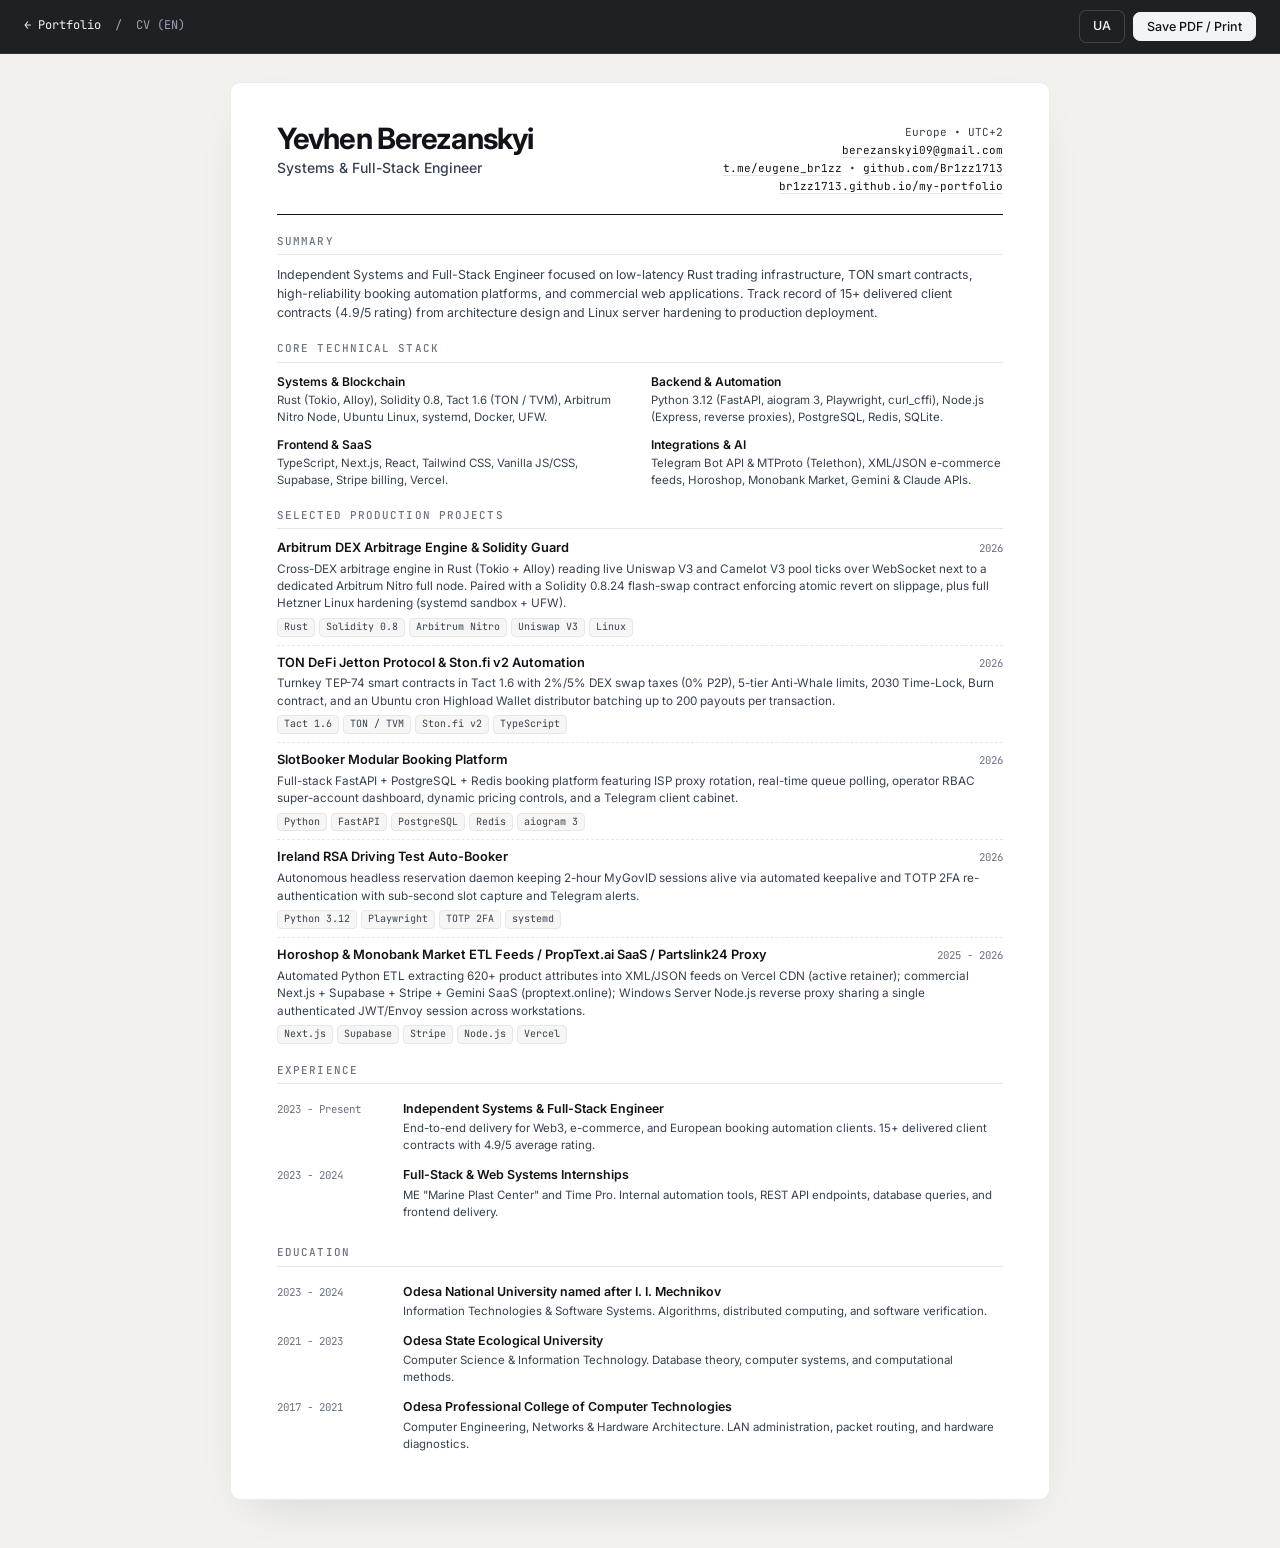
<file: resume/Resume_Yevhen_Berezanskyi_EN.html>
<!DOCTYPE html>
<html lang="en">
<head>
  <meta charset="UTF-8" />
  <meta name="viewport" content="width=device-width, initial-scale=1.0" />
  <title>Yevhen Berezanskyi · CV</title>
  <link rel="icon" type="image/svg+xml" href="data:image/svg+xml,%3Csvg xmlns='http://www.w3.org/2000/svg' viewBox='0 0 32 32'%3E%3Crect x='1' y='1' width='30' height='30' rx='8' fill='%23111318' stroke='%23ffffff' stroke-opacity='0.18' stroke-width='1.5'/%3E%3Cpath d='M10 9.5L16 17.5L22 9.5M16 17.5V23.5' fill='none' stroke='%23F3F4F6' stroke-width='2.6' stroke-linecap='round' stroke-linejoin='round'/%3E%3C/svg%3E" />
  <link rel="preconnect" href="https://fonts.googleapis.com" />
  <link rel="preconnect" href="https://fonts.gstatic.com" crossorigin />
  <link href="https://fonts.googleapis.com/css2?family=Inter:wght@400;500;600;700&family=JetBrains+Mono:wght@400;500&display=swap" rel="stylesheet" />
  <style>
    :root {
      --bg-page: #F2F1ED;
      --surface: #FFFFFF;
      --ink: #111318;
      --ink-secondary: #374151;
      --ink-muted: #6B7280;
      --border: #E5E7EB;
      --border-strong: #111318;
      --tag-bg: #F6F6F4;
      --ease: cubic-bezier(0.22, 1, 0.36, 1);
    }

    * { box-sizing: border-box; margin: 0; padding: 0; }

    body {
      font-family: 'Inter', -apple-system, BlinkMacSystemFont, sans-serif;
      background: var(--bg-page);
      color: var(--ink);
      font-size: 9.5pt;
      line-height: 1.48;
      -webkit-font-smoothing: antialiased;
    }

    /* Screen-only toolbar */
    .toolbar {
      position: sticky;
      top: 0;
      z-index: 100;
      background: rgba(17, 19, 24, 0.94);
      backdrop-filter: blur(10px);
      color: #F3F4F6;
      padding: 10px 24px;
      display: flex;
      align-items: center;
      justify-content: space-between;
      border-bottom: 1px solid rgba(255, 255, 255, 0.08);
    }

    .toolbar-left {
      display: flex;
      align-items: center;
      gap: 14px;
      font-family: 'JetBrains Mono', monospace;
      font-size: 12px;
      color: #9CA3AF;
    }

    .toolbar-left a {
      color: #F3F4F6;
      text-decoration: none;
      transition: opacity 0.2s var(--ease);
    }
    .toolbar-left a:hover { opacity: 0.75; }

    .toolbar-actions {
      display: flex;
      align-items: center;
      gap: 8px;
    }

    .tb-btn {
      font-family: 'Inter', sans-serif;
      font-size: 12.5px;
      font-weight: 500;
      padding: 6px 13px;
      border-radius: 7px;
      cursor: pointer;
      text-decoration: none;
      border: 1px solid rgba(255, 255, 255, 0.16);
      background: transparent;
      color: #F3F4F6;
      transition: all 0.25s var(--ease);
    }
    .tb-btn:hover { background: rgba(255, 255, 255, 0.1); }
    .tb-btn-primary {
      background: #F3F4F6;
      color: #111318;
      border-color: #F3F4F6;
    }
    .tb-btn-primary:hover { background: #E5E7EB; }

    /* A4 Sheet */
    .sheet {
      max-width: 820px;
      margin: 28px auto 48px;
      background: var(--surface);
      padding: 40px 46px;
      border-radius: 10px;
      border: 1px solid rgba(15, 23, 42, 0.08);
      box-shadow: 0 18px 48px -24px rgba(15, 23, 42, 0.18);
    }

    /* Header */
    .cv-header {
      display: flex;
      justify-content: space-between;
      align-items: flex-start;
      gap: 24px;
      padding-bottom: 18px;
      border-bottom: 1.5px solid var(--border-strong);
      margin-bottom: 18px;
    }

    .cv-name {
      font-size: 22pt;
      font-weight: 700;
      letter-spacing: -0.03em;
      line-height: 1.08;
      color: var(--ink);
    }

    .cv-role {
      font-size: 10.5pt;
      font-weight: 500;
      color: var(--ink-secondary);
      margin-top: 4px;
    }

    .cv-meta {
      text-align: right;
      font-family: 'JetBrains Mono', monospace;
      font-size: 8.3pt;
      color: var(--ink-secondary);
      line-height: 1.65;
    }

    .cv-meta a {
      color: var(--ink);
      text-decoration: none;
      border-bottom: 1px solid var(--border);
    }
    .cv-meta a:hover { border-bottom-color: var(--ink); }

    /* Sections */
    section { margin-bottom: 18px; }
    section:last-child { margin-bottom: 0; }

    h2 {
      font-family: 'JetBrains Mono', monospace;
      font-size: 8.2pt;
      font-weight: 500;
      text-transform: uppercase;
      letter-spacing: 0.1em;
      color: var(--ink-muted);
      padding-bottom: 5px;
      border-bottom: 1px solid var(--border);
      margin-bottom: 10px;
    }

    .summary {
      font-size: 9.3pt;
      color: var(--ink-secondary);
      line-height: 1.55;
    }

    /* Core Stack 2x2 */
    .stack-grid {
      display: grid;
      grid-template-columns: repeat(2, 1fr);
      gap: 10px 22px;
    }

    .stack-item h3 {
      font-size: 9pt;
      font-weight: 600;
      color: var(--ink);
      margin-bottom: 2px;
    }

    .stack-item p {
      font-size: 8.6pt;
      color: var(--ink-secondary);
      line-height: 1.45;
    }

    /* Projects */
    .project {
      padding: 8px 0;
      border-bottom: 1px dashed var(--border);
      page-break-inside: avoid;
    }
    .project:first-of-type { padding-top: 0; }
    .project:last-of-type { border-bottom: none; padding-bottom: 0; }

    .proj-head {
      display: flex;
      justify-content: space-between;
      align-items: baseline;
      gap: 12px;
      margin-bottom: 3px;
    }

    .proj-title {
      font-size: 9.6pt;
      font-weight: 600;
      color: var(--ink);
    }

    .proj-year {
      font-family: 'JetBrains Mono', monospace;
      font-size: 8pt;
      color: var(--ink-muted);
      white-space: nowrap;
    }

    .proj-desc {
      font-size: 8.8pt;
      color: var(--ink-secondary);
      margin-bottom: 5px;
      line-height: 1.48;
    }

    .tags {
      display: flex;
      flex-wrap: wrap;
      gap: 4px;
    }

    .tag {
      font-family: 'JetBrains Mono', monospace;
      font-size: 7.5pt;
      color: var(--ink-secondary);
      background: var(--tag-bg);
      border: 1px solid var(--border);
      padding: 1px 6px;
      border-radius: 4px;
    }

    /* Experience & Education rows */
    .row {
      display: grid;
      grid-template-columns: 112px 1fr;
      gap: 14px;
      padding: 6px 0;
      align-items: baseline;
      page-break-inside: avoid;
    }

    .row-date {
      font-family: 'JetBrains Mono', monospace;
      font-size: 8.1pt;
      color: var(--ink-muted);
    }

    .row-title {
      font-size: 9.3pt;
      font-weight: 600;
      color: var(--ink);
    }

    .row-sub {
      font-size: 8.6pt;
      color: var(--ink-secondary);
      margin-top: 2px;
    }

    @media (max-width: 680px) {
      .sheet { margin: 12px; padding: 24px 20px; }
      .cv-header { flex-direction: column; gap: 12px; }
      .cv-meta { text-align: left; }
      .stack-grid, .row { grid-template-columns: 1fr; gap: 4px; }
    }

    @media print {
      @page { size: A4; margin: 11mm 12mm; }
      body { background: #FFFFFF; }
      .toolbar { display: none !important; }
      .sheet {
        max-width: none;
        margin: 0;
        padding: 0;
        border: none;
        box-shadow: none;
        border-radius: 0;
      }
      a { color: var(--ink) !important; text-decoration: none !important; border-bottom: none !important; }
    }
  </style>
</head>
<body>
  <div class="toolbar">
    <div class="toolbar-left">
      <a href="../index.html">&larr; Portfolio</a>
      <span>/</span>
      <span>CV (EN)</span>
    </div>
    <div class="toolbar-actions">
      <a class="tb-btn" href="Resume_Yevhen_Berezanskyi_UA.html">UA</a>
      <button class="tb-btn tb-btn-primary" type="button" onclick="window.print()">Save PDF / Print</button>
    </div>
  </div>

  <main class="sheet">
    <header class="cv-header">
      <div>
        <h1 class="cv-name">Yevhen Berezanskyi</h1>
        <div class="cv-role">Systems &amp; Full-Stack Engineer</div>
      </div>
      <div class="cv-meta">
        <div>Europe &bull; UTC+2</div>
        <div><a href="mailto:berezanskyi09@gmail.com">berezanskyi09@gmail.com</a></div>
        <div><a href="https://t.me/eugene_br1zz" target="_blank" rel="noopener">t.me/eugene_br1zz</a> &bull; <a href="https://github.com/Br1zz1713" target="_blank" rel="noopener">github.com/Br1zz1713</a></div>
        <div><a href="https://br1zz1713.github.io/my-portfolio/" target="_blank" rel="noopener">br1zz1713.github.io/my-portfolio</a></div>
      </div>
    </header>

    <section>
      <h2>Summary</h2>
      <p class="summary">
        Independent Systems and Full-Stack Engineer focused on low-latency Rust trading infrastructure, TON smart contracts, high-reliability booking automation platforms, and commercial web applications. Track record of 15+ delivered client contracts (4.9/5 rating) from architecture design and Linux server hardening to production deployment.
      </p>
    </section>

    <section>
      <h2>Core Technical Stack</h2>
      <div class="stack-grid">
        <div class="stack-item">
          <h3>Systems &amp; Blockchain</h3>
          <p>Rust (Tokio, Alloy), Solidity 0.8, Tact 1.6 (TON / TVM), Arbitrum Nitro Node, Ubuntu Linux, systemd, Docker, UFW.</p>
        </div>
        <div class="stack-item">
          <h3>Backend &amp; Automation</h3>
          <p>Python 3.12 (FastAPI, aiogram 3, Playwright, curl_cffi), Node.js (Express, reverse proxies), PostgreSQL, Redis, SQLite.</p>
        </div>
        <div class="stack-item">
          <h3>Frontend &amp; SaaS</h3>
          <p>TypeScript, Next.js, React, Tailwind CSS, Vanilla JS/CSS, Supabase, Stripe billing, Vercel.</p>
        </div>
        <div class="stack-item">
          <h3>Integrations &amp; AI</h3>
          <p>Telegram Bot API &amp; MTProto (Telethon), XML/JSON e-commerce feeds, Horoshop, Monobank Market, Gemini &amp; Claude APIs.</p>
        </div>
      </div>
    </section>

    <section>
      <h2>Selected Production Projects</h2>

      <article class="project">
        <div class="proj-head">
          <span class="proj-title">Arbitrum DEX Arbitrage Engine &amp; Solidity Guard</span>
          <span class="proj-year">2026</span>
        </div>
        <p class="proj-desc">Cross-DEX arbitrage engine in Rust (Tokio + Alloy) reading live Uniswap V3 and Camelot V3 pool ticks over WebSocket next to a dedicated Arbitrum Nitro full node. Paired with a Solidity 0.8.24 flash-swap contract enforcing atomic revert on slippage, plus full Hetzner Linux hardening (systemd sandbox + UFW).</p>
        <div class="tags">
          <span class="tag">Rust</span><span class="tag">Solidity 0.8</span><span class="tag">Arbitrum Nitro</span><span class="tag">Uniswap V3</span><span class="tag">Linux</span>
        </div>
      </article>

      <article class="project">
        <div class="proj-head">
          <span class="proj-title">TON DeFi Jetton Protocol &amp; Ston.fi v2 Automation</span>
          <span class="proj-year">2026</span>
        </div>
        <p class="proj-desc">Turnkey TEP-74 smart contracts in Tact 1.6 with 2%/5% DEX swap taxes (0% P2P), 5-tier Anti-Whale limits, 2030 Time-Lock, Burn contract, and an Ubuntu cron Highload Wallet distributor batching up to 200 payouts per transaction.</p>
        <div class="tags">
          <span class="tag">Tact 1.6</span><span class="tag">TON / TVM</span><span class="tag">Ston.fi v2</span><span class="tag">TypeScript</span>
        </div>
      </article>

      <article class="project">
        <div class="proj-head">
          <span class="proj-title">SlotBooker Modular Booking Platform</span>
          <span class="proj-year">2026</span>
        </div>
        <p class="proj-desc">Full-stack FastAPI + PostgreSQL + Redis booking platform featuring ISP proxy rotation, real-time queue polling, operator RBAC super-account dashboard, dynamic pricing controls, and a Telegram client cabinet.</p>
        <div class="tags">
          <span class="tag">Python</span><span class="tag">FastAPI</span><span class="tag">PostgreSQL</span><span class="tag">Redis</span><span class="tag">aiogram 3</span>
        </div>
      </article>

      <article class="project">
        <div class="proj-head">
          <span class="proj-title">Ireland RSA Driving Test Auto-Booker</span>
          <span class="proj-year">2026</span>
        </div>
        <p class="proj-desc">Autonomous headless reservation daemon keeping 2-hour MyGovID sessions alive via automated keepalive and TOTP 2FA re-authentication with sub-second slot capture and Telegram alerts.</p>
        <div class="tags">
          <span class="tag">Python 3.12</span><span class="tag">Playwright</span><span class="tag">TOTP 2FA</span><span class="tag">systemd</span>
        </div>
      </article>

      <article class="project">
        <div class="proj-head">
          <span class="proj-title">Horoshop &amp; Monobank Market ETL Feeds / PropText.ai SaaS / Partslink24 Proxy</span>
          <span class="proj-year">2025 - 2026</span>
        </div>
        <p class="proj-desc">Automated Python ETL extracting 620+ product attributes into XML/JSON feeds on Vercel CDN (active retainer); commercial Next.js + Supabase + Stripe + Gemini SaaS (proptext.online); Windows Server Node.js reverse proxy sharing a single authenticated JWT/Envoy session across workstations.</p>
        <div class="tags">
          <span class="tag">Next.js</span><span class="tag">Supabase</span><span class="tag">Stripe</span><span class="tag">Node.js</span><span class="tag">Vercel</span>
        </div>
      </article>
    </section>

    <section>
      <h2>Experience</h2>
      <div class="row">
        <div class="row-date">2023 - Present</div>
        <div>
          <div class="row-title">Independent Systems &amp; Full-Stack Engineer</div>
          <div class="row-sub">End-to-end delivery for Web3, e-commerce, and European booking automation clients. 15+ delivered client contracts with 4.9/5 average rating.</div>
        </div>
      </div>
      <div class="row">
        <div class="row-date">2023 - 2024</div>
        <div>
          <div class="row-title">Full-Stack &amp; Web Systems Internships</div>
          <div class="row-sub">ME "Marine Plast Center" and Time Pro. Internal automation tools, REST API endpoints, database queries, and frontend delivery.</div>
        </div>
      </div>
    </section>

    <section>
      <h2>Education</h2>
      <div class="row">
        <div class="row-date">2023 - 2024</div>
        <div>
          <div class="row-title">Odesa National University named after I. I. Mechnikov</div>
          <div class="row-sub">Information Technologies &amp; Software Systems. Algorithms, distributed computing, and software verification.</div>
        </div>
      </div>
      <div class="row">
        <div class="row-date">2021 - 2023</div>
        <div>
          <div class="row-title">Odesa State Ecological University</div>
          <div class="row-sub">Computer Science &amp; Information Technology. Database theory, computer systems, and computational methods.</div>
        </div>
      </div>
      <div class="row">
        <div class="row-date">2017 - 2021</div>
        <div>
          <div class="row-title">Odesa Professional College of Computer Technologies</div>
          <div class="row-sub">Computer Engineering, Networks &amp; Hardware Architecture. LAN administration, packet routing, and hardware diagnostics.</div>
        </div>
      </div>
    </section>
  </main>
</body>
</html>
</file>
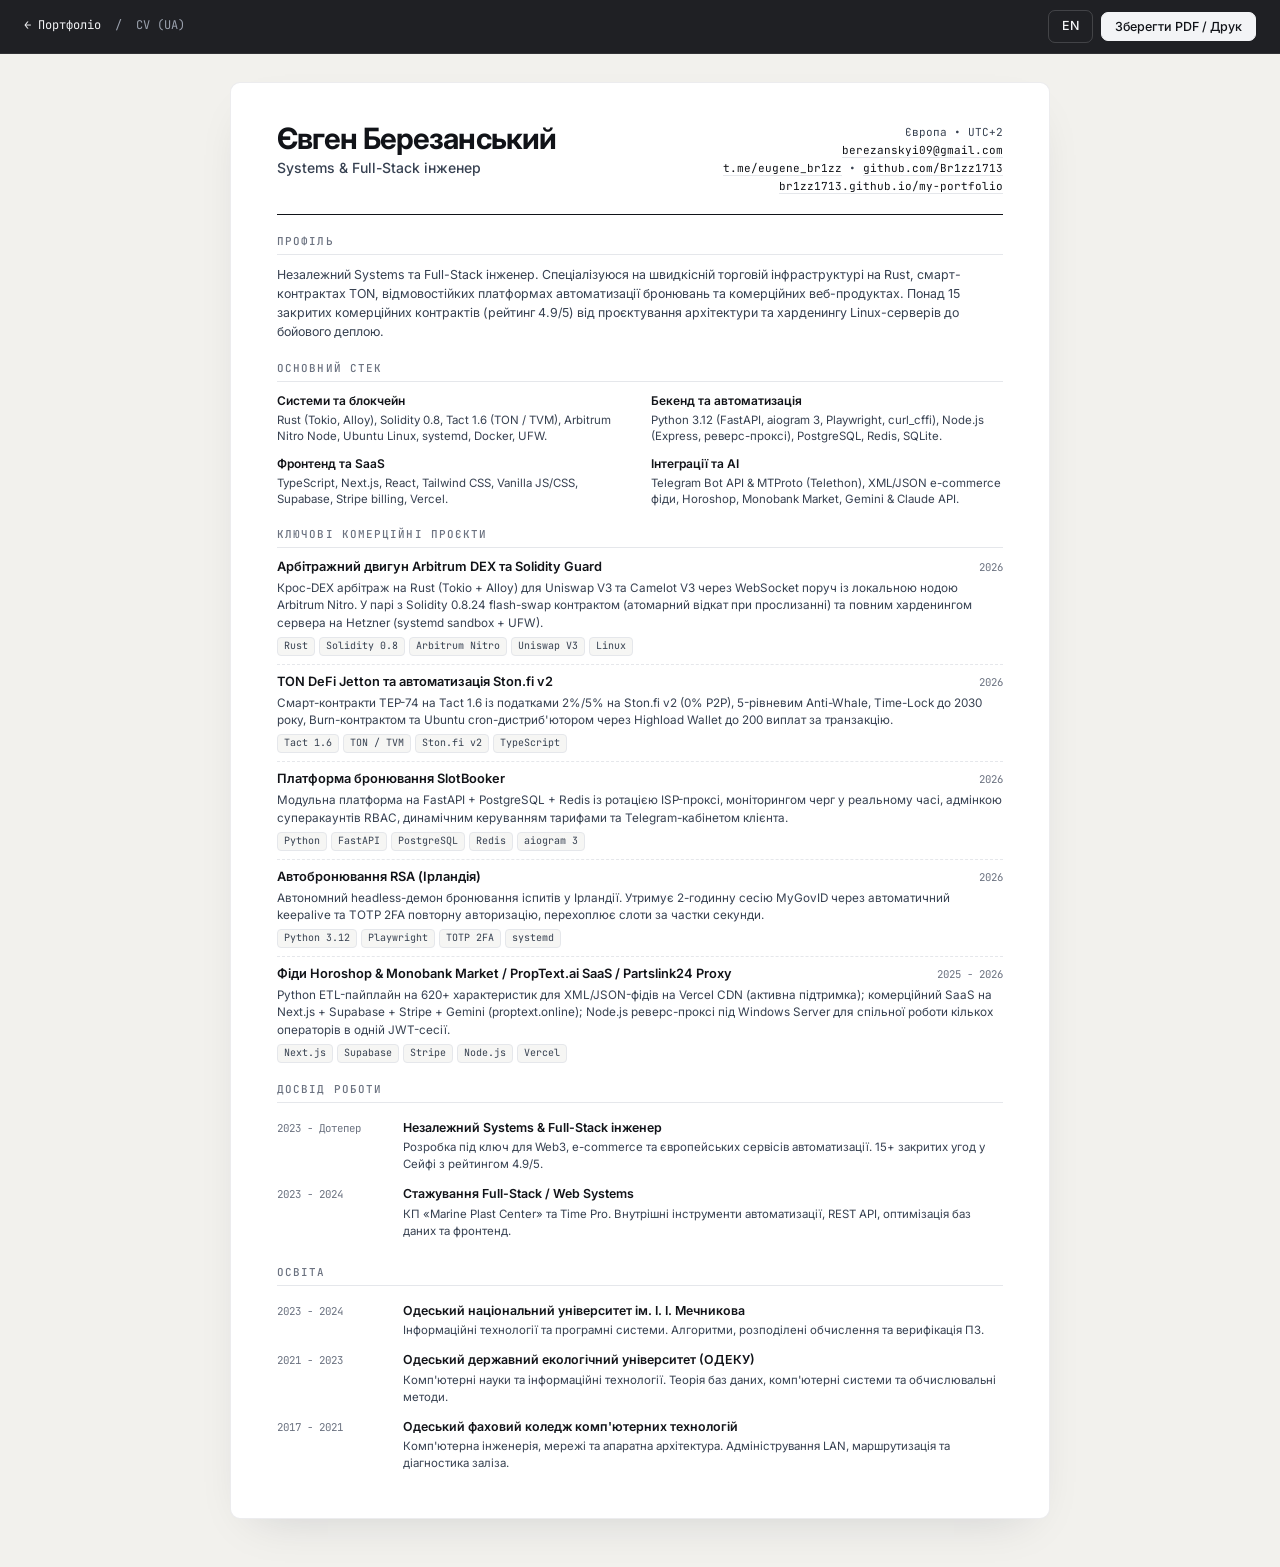
<file: resume/Resume_Yevhen_Berezanskyi_UA.html>
<!DOCTYPE html>
<html lang="uk">
<head>
  <meta charset="UTF-8" />
  <meta name="viewport" content="width=device-width, initial-scale=1.0" />
  <title>Євген Березанський · CV</title>
  <link rel="icon" type="image/svg+xml" href="data:image/svg+xml,%3Csvg xmlns='http://www.w3.org/2000/svg' viewBox='0 0 32 32'%3E%3Crect x='1' y='1' width='30' height='30' rx='8' fill='%23111318' stroke='%23ffffff' stroke-opacity='0.18' stroke-width='1.5'/%3E%3Cpath d='M10 9.5L16 17.5L22 9.5M16 17.5V23.5' fill='none' stroke='%23F3F4F6' stroke-width='2.6' stroke-linecap='round' stroke-linejoin='round'/%3E%3C/svg%3E" />
  <link rel="preconnect" href="https://fonts.googleapis.com" />
  <link rel="preconnect" href="https://fonts.gstatic.com" crossorigin />
  <link href="https://fonts.googleapis.com/css2?family=Inter:wght@400;500;600;700&family=JetBrains+Mono:wght@400;500&display=swap" rel="stylesheet" />
  <style>
    :root {
      --bg-page: #F2F1ED;
      --surface: #FFFFFF;
      --ink: #111318;
      --ink-secondary: #374151;
      --ink-muted: #6B7280;
      --border: #E5E7EB;
      --border-strong: #111318;
      --tag-bg: #F6F6F4;
      --ease: cubic-bezier(0.22, 1, 0.36, 1);
    }

    * { box-sizing: border-box; margin: 0; padding: 0; }

    body {
      font-family: 'Inter', -apple-system, BlinkMacSystemFont, sans-serif;
      background: var(--bg-page);
      color: var(--ink);
      font-size: 9.5pt;
      line-height: 1.48;
      -webkit-font-smoothing: antialiased;
    }

    .toolbar {
      position: sticky;
      top: 0;
      z-index: 100;
      background: rgba(17, 19, 24, 0.94);
      backdrop-filter: blur(10px);
      color: #F3F4F6;
      padding: 10px 24px;
      display: flex;
      align-items: center;
      justify-content: space-between;
      border-bottom: 1px solid rgba(255, 255, 255, 0.08);
    }

    .toolbar-left {
      display: flex;
      align-items: center;
      gap: 14px;
      font-family: 'JetBrains Mono', monospace;
      font-size: 12px;
      color: #9CA3AF;
    }

    .toolbar-left a {
      color: #F3F4F6;
      text-decoration: none;
      transition: opacity 0.2s var(--ease);
    }
    .toolbar-left a:hover { opacity: 0.75; }

    .toolbar-actions {
      display: flex;
      align-items: center;
      gap: 8px;
    }

    .tb-btn {
      font-family: 'Inter', sans-serif;
      font-size: 12.5px;
      font-weight: 500;
      padding: 6px 13px;
      border-radius: 7px;
      cursor: pointer;
      text-decoration: none;
      border: 1px solid rgba(255, 255, 255, 0.16);
      background: transparent;
      color: #F3F4F6;
      transition: all 0.25s var(--ease);
    }
    .tb-btn:hover { background: rgba(255, 255, 255, 0.1); }
    .tb-btn-primary {
      background: #F3F4F6;
      color: #111318;
      border-color: #F3F4F6;
    }
    .tb-btn-primary:hover { background: #E5E7EB; }

    .sheet {
      max-width: 820px;
      margin: 28px auto 48px;
      background: var(--surface);
      padding: 40px 46px;
      border-radius: 10px;
      border: 1px solid rgba(15, 23, 42, 0.08);
      box-shadow: 0 18px 48px -24px rgba(15, 23, 42, 0.18);
    }

    .cv-header {
      display: flex;
      justify-content: space-between;
      align-items: flex-start;
      gap: 24px;
      padding-bottom: 18px;
      border-bottom: 1.5px solid var(--border-strong);
      margin-bottom: 18px;
    }

    .cv-name {
      font-size: 22pt;
      font-weight: 700;
      letter-spacing: -0.03em;
      line-height: 1.08;
      color: var(--ink);
    }

    .cv-role {
      font-size: 10.5pt;
      font-weight: 500;
      color: var(--ink-secondary);
      margin-top: 4px;
    }

    .cv-meta {
      text-align: right;
      font-family: 'JetBrains Mono', monospace;
      font-size: 8.3pt;
      color: var(--ink-secondary);
      line-height: 1.65;
    }

    .cv-meta a {
      color: var(--ink);
      text-decoration: none;
      border-bottom: 1px solid var(--border);
    }
    .cv-meta a:hover { border-bottom-color: var(--ink); }

    section { margin-bottom: 18px; }
    section:last-child { margin-bottom: 0; }

    h2 {
      font-family: 'JetBrains Mono', monospace;
      font-size: 8.2pt;
      font-weight: 500;
      text-transform: uppercase;
      letter-spacing: 0.1em;
      color: var(--ink-muted);
      padding-bottom: 5px;
      border-bottom: 1px solid var(--border);
      margin-bottom: 10px;
    }

    .summary {
      font-size: 9.3pt;
      color: var(--ink-secondary);
      line-height: 1.55;
    }

    .stack-grid {
      display: grid;
      grid-template-columns: repeat(2, 1fr);
      gap: 10px 22px;
    }

    .stack-item h3 {
      font-size: 9pt;
      font-weight: 600;
      color: var(--ink);
      margin-bottom: 2px;
    }

    .stack-item p {
      font-size: 8.6pt;
      color: var(--ink-secondary);
      line-height: 1.45;
    }

    .project {
      padding: 8px 0;
      border-bottom: 1px dashed var(--border);
      page-break-inside: avoid;
    }
    .project:first-of-type { padding-top: 0; }
    .project:last-of-type { border-bottom: none; padding-bottom: 0; }

    .proj-head {
      display: flex;
      justify-content: space-between;
      align-items: baseline;
      gap: 12px;
      margin-bottom: 3px;
    }

    .proj-title {
      font-size: 9.6pt;
      font-weight: 600;
      color: var(--ink);
    }

    .proj-year {
      font-family: 'JetBrains Mono', monospace;
      font-size: 8pt;
      color: var(--ink-muted);
      white-space: nowrap;
    }

    .proj-desc {
      font-size: 8.8pt;
      color: var(--ink-secondary);
      margin-bottom: 5px;
      line-height: 1.48;
    }

    .tags {
      display: flex;
      flex-wrap: wrap;
      gap: 4px;
    }

    .tag {
      font-family: 'JetBrains Mono', monospace;
      font-size: 7.5pt;
      color: var(--ink-secondary);
      background: var(--tag-bg);
      border: 1px solid var(--border);
      padding: 1px 6px;
      border-radius: 4px;
    }

    .row {
      display: grid;
      grid-template-columns: 112px 1fr;
      gap: 14px;
      padding: 6px 0;
      align-items: baseline;
      page-break-inside: avoid;
    }

    .row-date {
      font-family: 'JetBrains Mono', monospace;
      font-size: 8.1pt;
      color: var(--ink-muted);
    }

    .row-title {
      font-size: 9.3pt;
      font-weight: 600;
      color: var(--ink);
    }

    .row-sub {
      font-size: 8.6pt;
      color: var(--ink-secondary);
      margin-top: 2px;
    }

    @media (max-width: 680px) {
      .sheet { margin: 12px; padding: 24px 20px; }
      .cv-header { flex-direction: column; gap: 12px; }
      .cv-meta { text-align: left; }
      .stack-grid, .row { grid-template-columns: 1fr; gap: 4px; }
    }

    @media print {
      @page { size: A4; margin: 11mm 12mm; }
      body { background: #FFFFFF; }
      .toolbar { display: none !important; }
      .sheet {
        max-width: none;
        margin: 0;
        padding: 0;
        border: none;
        box-shadow: none;
        border-radius: 0;
      }
      a { color: var(--ink) !important; text-decoration: none !important; border-bottom: none !important; }
    }
  </style>
</head>
<body>
  <div class="toolbar">
    <div class="toolbar-left">
      <a href="../index.html">&larr; Портфоліо</a>
      <span>/</span>
      <span>CV (UA)</span>
    </div>
    <div class="toolbar-actions">
      <a class="tb-btn" href="Resume_Yevhen_Berezanskyi_EN.html">EN</a>
      <button class="tb-btn tb-btn-primary" type="button" onclick="window.print()">Зберегти PDF / Друк</button>
    </div>
  </div>

  <main class="sheet">
    <header class="cv-header">
      <div>
        <h1 class="cv-name">Євген Березанський</h1>
        <div class="cv-role">Systems &amp; Full-Stack інженер</div>
      </div>
      <div class="cv-meta">
        <div>Європа &bull; UTC+2</div>
        <div><a href="mailto:berezanskyi09@gmail.com">berezanskyi09@gmail.com</a></div>
        <div><a href="https://t.me/eugene_br1zz" target="_blank" rel="noopener">t.me/eugene_br1zz</a> &bull; <a href="https://github.com/Br1zz1713" target="_blank" rel="noopener">github.com/Br1zz1713</a></div>
        <div><a href="https://br1zz1713.github.io/my-portfolio/" target="_blank" rel="noopener">br1zz1713.github.io/my-portfolio</a></div>
      </div>
    </header>

    <section>
      <h2>Профіль</h2>
      <p class="summary">
        Незалежний Systems та Full-Stack інженер. Спеціалізуюся на швидкісній торговій інфраструктурі на Rust, смарт-контрактах TON, відмовостійких платформах автоматизації бронювань та комерційних веб-продуктах. Понад 15 закритих комерційних контрактів (рейтинг 4.9/5) від проєктування архітектури та харденингу Linux-серверів до бойового деплою.
      </p>
    </section>

    <section>
      <h2>Основний стек</h2>
      <div class="stack-grid">
        <div class="stack-item">
          <h3>Системи та блокчейн</h3>
          <p>Rust (Tokio, Alloy), Solidity 0.8, Tact 1.6 (TON / TVM), Arbitrum Nitro Node, Ubuntu Linux, systemd, Docker, UFW.</p>
        </div>
        <div class="stack-item">
          <h3>Бекенд та автоматизація</h3>
          <p>Python 3.12 (FastAPI, aiogram 3, Playwright, curl_cffi), Node.js (Express, реверс-проксі), PostgreSQL, Redis, SQLite.</p>
        </div>
        <div class="stack-item">
          <h3>Фронтенд та SaaS</h3>
          <p>TypeScript, Next.js, React, Tailwind CSS, Vanilla JS/CSS, Supabase, Stripe billing, Vercel.</p>
        </div>
        <div class="stack-item">
          <h3>Інтеграції та AI</h3>
          <p>Telegram Bot API &amp; MTProto (Telethon), XML/JSON e-commerce фіди, Horoshop, Monobank Market, Gemini &amp; Claude API.</p>
        </div>
      </div>
    </section>

    <section>
      <h2>Ключові комерційні проєкти</h2>

      <article class="project">
        <div class="proj-head">
          <span class="proj-title">Арбітражний двигун Arbitrum DEX та Solidity Guard</span>
          <span class="proj-year">2026</span>
        </div>
        <p class="proj-desc">Крос-DEX арбітраж на Rust (Tokio + Alloy) для Uniswap V3 та Camelot V3 через WebSocket поруч із локальною нодою Arbitrum Nitro. У парі з Solidity 0.8.24 flash-swap контрактом (атомарний відкат при прослизанні) та повним харденингом сервера на Hetzner (systemd sandbox + UFW).</p>
        <div class="tags">
          <span class="tag">Rust</span><span class="tag">Solidity 0.8</span><span class="tag">Arbitrum Nitro</span><span class="tag">Uniswap V3</span><span class="tag">Linux</span>
        </div>
      </article>

      <article class="project">
        <div class="proj-head">
          <span class="proj-title">TON DeFi Jetton та автоматизація Ston.fi v2</span>
          <span class="proj-year">2026</span>
        </div>
        <p class="proj-desc">Смарт-контракти TEP-74 на Tact 1.6 із податками 2%/5% на Ston.fi v2 (0% P2P), 5-рівневим Anti-Whale, Time-Lock до 2030 року, Burn-контрактом та Ubuntu cron-дистриб'ютором через Highload Wallet до 200 виплат за транзакцію.</p>
        <div class="tags">
          <span class="tag">Tact 1.6</span><span class="tag">TON / TVM</span><span class="tag">Ston.fi v2</span><span class="tag">TypeScript</span>
        </div>
      </article>

      <article class="project">
        <div class="proj-head">
          <span class="proj-title">Платформа бронювання SlotBooker</span>
          <span class="proj-year">2026</span>
        </div>
        <p class="proj-desc">Модульна платформа на FastAPI + PostgreSQL + Redis із ротацією ISP-проксі, моніторингом черг у реальному часі, адмінкою суперакаунтів RBAC, динамічним керуванням тарифами та Telegram-кабінетом клієнта.</p>
        <div class="tags">
          <span class="tag">Python</span><span class="tag">FastAPI</span><span class="tag">PostgreSQL</span><span class="tag">Redis</span><span class="tag">aiogram 3</span>
        </div>
      </article>

      <article class="project">
        <div class="proj-head">
          <span class="proj-title">Автобронювання RSA (Ірландія)</span>
          <span class="proj-year">2026</span>
        </div>
        <p class="proj-desc">Автономний headless-демон бронювання іспитів у Ірландії. Утримує 2-годинну сесію MyGovID через автоматичний keepalive та TOTP 2FA повторну авторизацію, перехоплює слоти за частки секунди.</p>
        <div class="tags">
          <span class="tag">Python 3.12</span><span class="tag">Playwright</span><span class="tag">TOTP 2FA</span><span class="tag">systemd</span>
        </div>
      </article>

      <article class="project">
        <div class="proj-head">
          <span class="proj-title">Фіди Horoshop &amp; Monobank Market / PropText.ai SaaS / Partslink24 Proxy</span>
          <span class="proj-year">2025 - 2026</span>
        </div>
        <p class="proj-desc">Python ETL-пайплайн на 620+ характеристик для XML/JSON-фідів на Vercel CDN (активна підтримка); комерційний SaaS на Next.js + Supabase + Stripe + Gemini (proptext.online); Node.js реверс-проксі під Windows Server для спільної роботи кількох операторів в одній JWT-сесії.</p>
        <div class="tags">
          <span class="tag">Next.js</span><span class="tag">Supabase</span><span class="tag">Stripe</span><span class="tag">Node.js</span><span class="tag">Vercel</span>
        </div>
      </article>
    </section>

    <section>
      <h2>Досвід роботи</h2>
      <div class="row">
        <div class="row-date">2023 - Дотепер</div>
        <div>
          <div class="row-title">Незалежний Systems &amp; Full-Stack інженер</div>
          <div class="row-sub">Розробка під ключ для Web3, e-commerce та європейських сервісів автоматизації. 15+ закритих угод у Сейфі з рейтингом 4.9/5.</div>
        </div>
      </div>
      <div class="row">
        <div class="row-date">2023 - 2024</div>
        <div>
          <div class="row-title">Стажування Full-Stack / Web Systems</div>
          <div class="row-sub">КП «Marine Plast Center» та Time Pro. Внутрішні інструменти автоматизації, REST API, оптимізація баз даних та фронтенд.</div>
        </div>
      </div>
    </section>

    <section>
      <h2>Освіта</h2>
      <div class="row">
        <div class="row-date">2023 - 2024</div>
        <div>
          <div class="row-title">Одеський національний університет ім. І. І. Мечникова</div>
          <div class="row-sub">Інформаційні технології та програмні системи. Алгоритми, розподілені обчислення та верифікація ПЗ.</div>
        </div>
      </div>
      <div class="row">
        <div class="row-date">2021 - 2023</div>
        <div>
          <div class="row-title">Одеський державний екологічний університет (ОДЕКУ)</div>
          <div class="row-sub">Комп'ютерні науки та інформаційні технології. Теорія баз даних, комп'ютерні системи та обчислювальні методи.</div>
        </div>
      </div>
      <div class="row">
        <div class="row-date">2017 - 2021</div>
        <div>
          <div class="row-title">Одеський фаховий коледж комп'ютерних технологій</div>
          <div class="row-sub">Комп'ютерна інженерія, мережі та апаратна архітектура. Адміністрування LAN, маршрутизація та діагностика заліза.</div>
        </div>
      </div>
    </section>
  </main>
</body>
</html>
</file>
